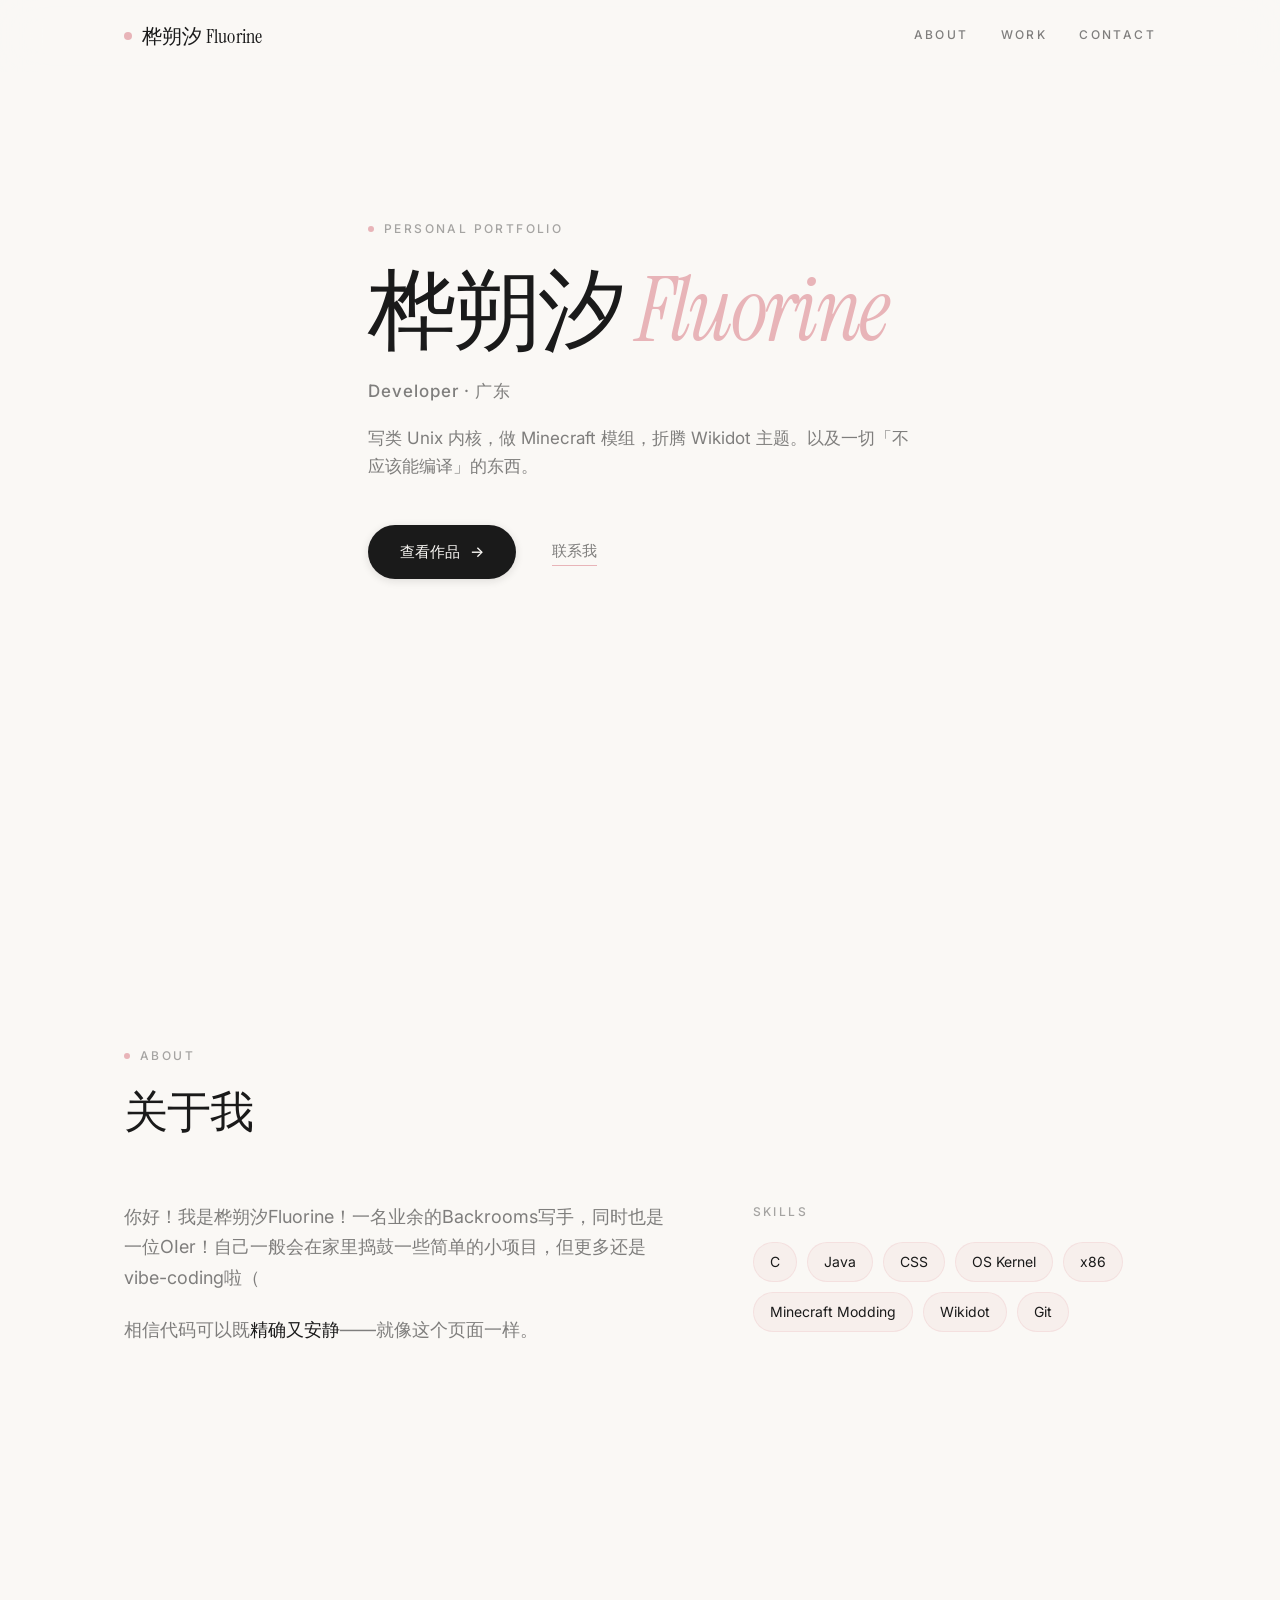
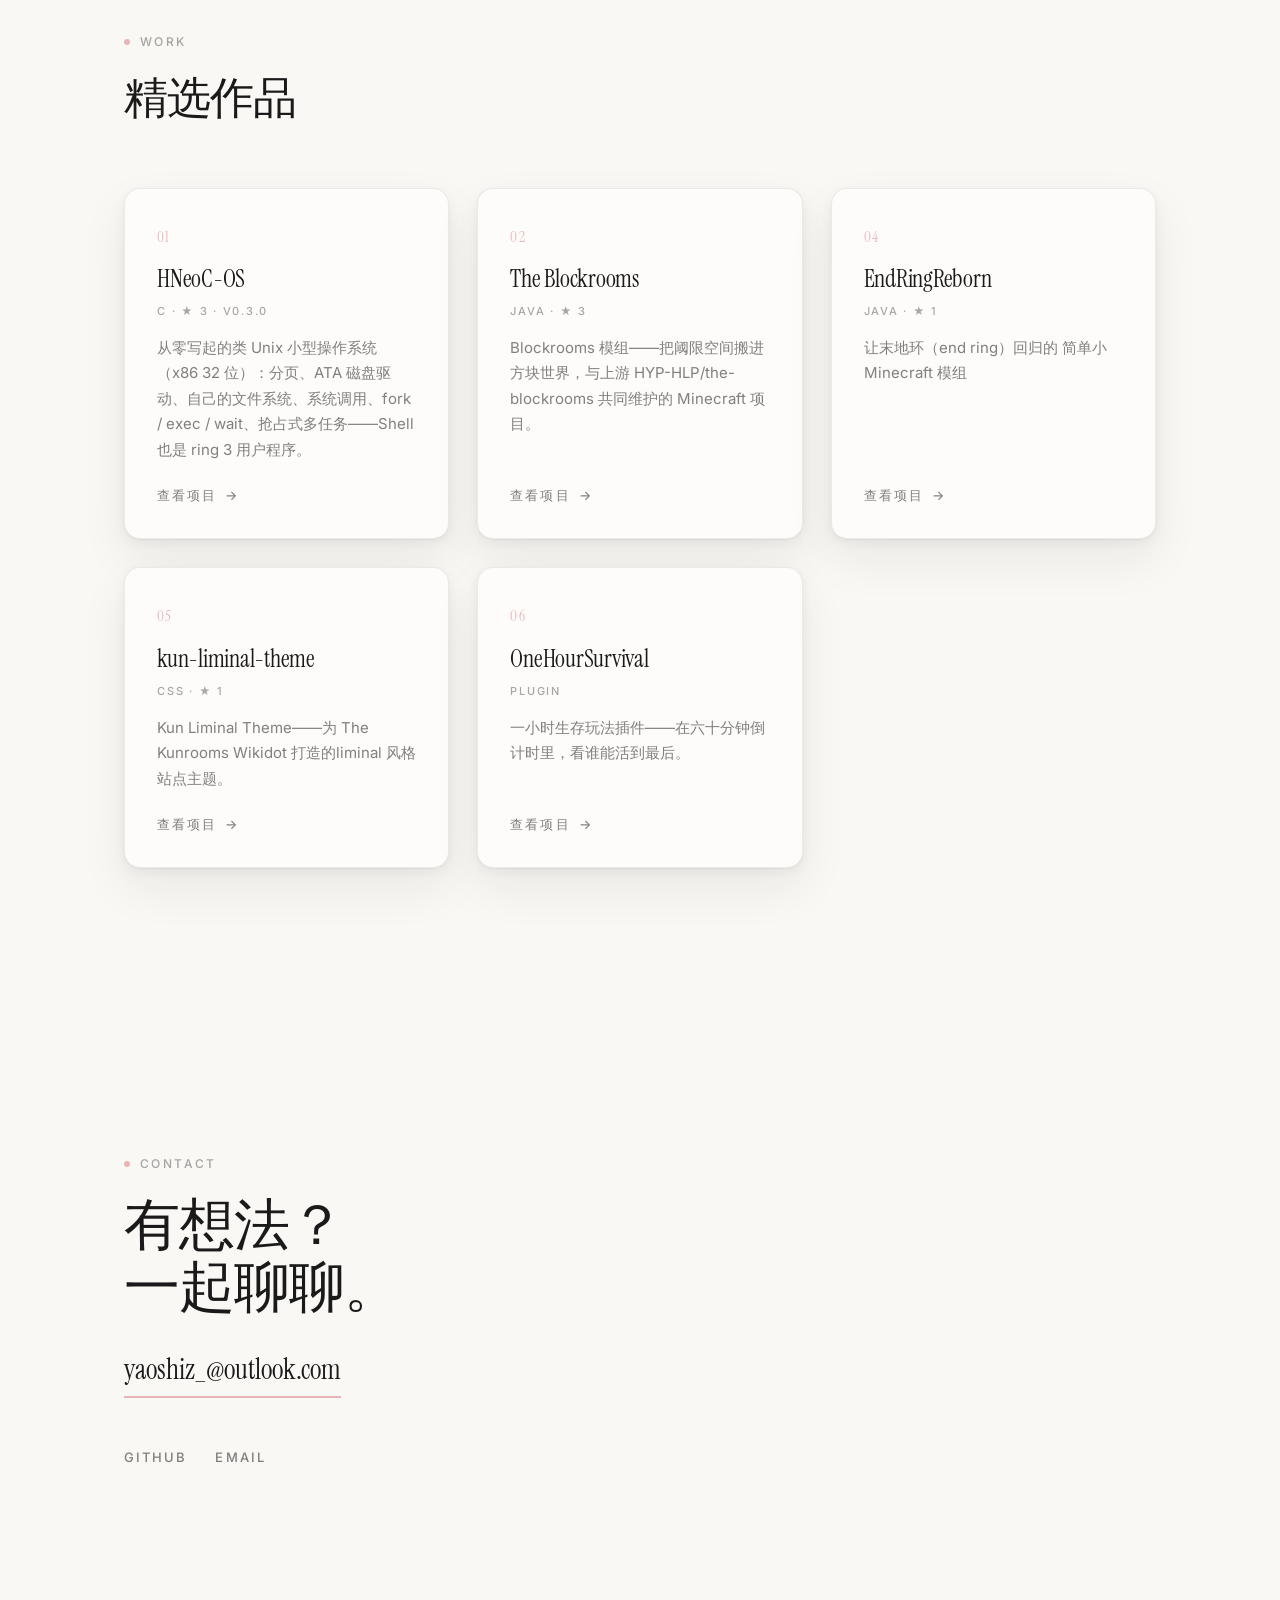
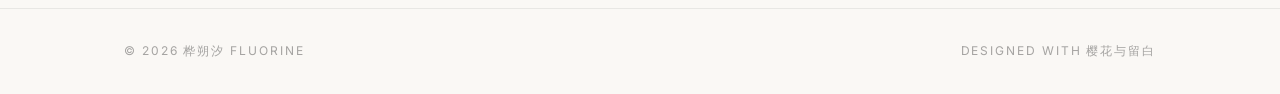
<file: index.html>
<!DOCTYPE html>
<html lang="zh-CN">
<head>
  <meta charset="UTF-8">
  <meta name="viewport" content="width=device-width, initial-scale=1.0">
  <title>桦朔汐 Fluorine · Developer</title>
  <meta name="description" content="桦朔汐 Fluorine 的个人网站——写内核、做模组、收集阈限空间。">
  <link rel="icon" href="data:image/svg+xml,%3Csvg xmlns='http://www.w3.org/2000/svg' viewBox='0 0 100 100'%3E%3Cpath d='M50 8 C75 25 88 55 50 92 C12 55 25 25 50 8 Z' fill='%23E8B4B8'/%3E%3C/svg%3E">
  <link rel="preconnect" href="https://fonts.googleapis.com">
  <link rel="preconnect" href="https://fonts.gstatic.com" crossorigin>
  <link href="https://fonts.googleapis.com/css2?family=Instrument+Serif:ital@0;1&family=Inter:wght@400;500&display=swap" rel="stylesheet">
  <style>
    /* ============ 设计变量（改配色只动这里） ============ */
    :root {
      --color-bg: #FAF8F5;            /* 页面基底：暖象牙白 */
      --color-surface: #FDFCFA;       /* 卡片表面 */
      --color-text: #1A1A1A;          /* 主文字：近黑 */
      --color-text-soft: rgba(26, 26, 26, 0.55);
      --color-text-faint: rgba(26, 26, 26, 0.38);
      --color-sakura: #E8B4B8;        /* 樱花点缀色：柔和粉 */
      --color-sakura-deep: #F2C4CE;
      --color-hairline: rgba(26, 26, 26, 0.08);

      --font-serif: "Instrument Serif", "Songti SC", "Noto Serif SC", Georgia, serif;
      --font-sans: "Inter", "PingFang SC", "Microsoft YaHei", -apple-system, BlinkMacSystemFont, "Segoe UI", sans-serif;

      --ease-out: cubic-bezier(0.16, 1, 0.3, 1);
      --nav-h: 72px;

      /* 多层精密阴影：近距实影 + 中距柔影 + 远距氛围影 */
      --shadow-card:
        0 1px 2px rgba(26, 26, 26, 0.04),
        0 4px 12px rgba(26, 26, 26, 0.05),
        0 20px 48px rgba(26, 26, 26, 0.07);
      --shadow-card-hover:
        0 2px 4px rgba(26, 26, 26, 0.05),
        0 8px 20px rgba(26, 26, 26, 0.07),
        0 28px 64px rgba(232, 180, 184, 0.28); /* 樱花粉色光晕 */
    }

    /* ============ 基础 ============ */
    *, *::before, *::after { box-sizing: border-box; margin: 0; padding: 0; }

    html {
      scroll-behavior: smooth;
      scroll-padding-top: calc(var(--nav-h) + 24px);
      -webkit-text-size-adjust: 100%;
    }

    body {
      background: var(--color-bg);
      color: var(--color-text);
      font-family: var(--font-sans);
      font-weight: 400;
      line-height: 1.7;
      -webkit-font-smoothing: antialiased;
      text-rendering: optimizeLegibility;
    }

    ::selection { background: rgba(232, 180, 184, 0.35); color: var(--color-text); }

    a { color: inherit; text-decoration: none; }
    img { max-width: 100%; display: block; }

    .container {
      max-width: 1080px;
      margin: 0 auto;
      padding: 0 24px;
    }

    /* 小型大写标签：导航与分类标记专用 */
    .label {
      font-size: 0.75rem;
      font-weight: 500;
      text-transform: uppercase;
      letter-spacing: 0.2em;
      color: var(--color-text-faint);
      display: inline-flex;
      align-items: center;
      gap: 10px;
    }
    .label::before {
      content: "";
      width: 6px;
      height: 6px;
      border-radius: 50%;
      background: var(--color-sakura);
      flex: none;
    }

    /* ============ 导航：玻璃拟物化 ============ */
    .site-nav {
      position: fixed;
      top: 0; left: 0; right: 0;
      z-index: 100;
      height: var(--nav-h);
      display: flex;
      align-items: center;
      background: rgba(250, 248, 245, 0.7);
      -webkit-backdrop-filter: blur(20px);
      backdrop-filter: blur(20px);
      border-bottom: 1px solid transparent;
      transition: border-color 0.4s var(--ease-out);
    }
    .site-nav.is-scrolled { border-bottom-color: var(--color-hairline); }

    .nav-inner {
      width: 100%;
      max-width: 1080px;
      margin: 0 auto;
      padding: 0 24px;
      display: flex;
      align-items: center;
      justify-content: space-between;
      gap: 24px;
    }

    .nav-logo {
      font-family: var(--font-serif);
      font-size: 1.25rem;
      letter-spacing: 0.01em;
      display: inline-flex;
      align-items: center;
      gap: 10px;
    }
    .nav-logo::before {
      content: "";
      width: 8px; height: 8px;
      border-radius: 50%;
      background: var(--color-sakura);
      flex: none;
    }

    .nav-links {
      display: flex;
      gap: 32px;
      list-style: none;
      font-size: 0.75rem;
      font-weight: 500;
      text-transform: uppercase;
      letter-spacing: 0.2em;
    }
    .nav-links a {
      color: var(--color-text-soft);
      position: relative;
      padding: 4px 0;
      transition: color 0.3s var(--ease-out);
    }
    .nav-links a::after {
      content: "";
      position: absolute;
      left: 0; bottom: 0;
      width: 100%; height: 1px;
      background: var(--color-sakura);
      transform: scaleX(0);
      transform-origin: left;
      transition: transform 0.4s var(--ease-out);
    }
    .nav-links a:hover { color: var(--color-text); }
    .nav-links a:hover::after { transform: scaleX(1); }

    /* ============ Hero ============ */
    .hero {
      position: relative;
      min-height: 100vh;
      display: flex;
      align-items: center;
      overflow: hidden;
      padding-top: var(--nav-h);
    }

    .hero-content { position: relative; z-index: 1; padding: 80px 0 120px; }

    .hero-title {
      font-family: var(--font-serif);
      font-weight: 400;
      font-size: clamp(3.25rem, 9vw, 5.5rem); /* text-5xl ~ text-7xl */
      line-height: 1.05;
      letter-spacing: -0.03em;
      margin: 24px 0 20px;
    }
    .hero-title em { font-style: italic; color: var(--color-sakura); }

    .hero-role {
      font-size: 1.0625rem;
      font-weight: 500;
      letter-spacing: 0.06em;
      color: var(--color-text-soft);
      margin-bottom: 18px;
    }

    .hero-intro {
      max-width: 34rem;
      font-size: 1.0625rem;
      color: var(--color-text-soft);
      margin-bottom: 44px;
    }

    .hero-cta { display: flex; align-items: center; gap: 36px; flex-wrap: wrap; }

    .btn-primary {
      display: inline-flex;
      align-items: center;
      gap: 10px;
      background: var(--color-text);
      color: var(--color-bg);
      font-size: 0.9375rem;
      font-weight: 500;
      padding: 14px 32px;
      border-radius: 999px;
      transition: transform 0.4s var(--ease-out), box-shadow 0.4s var(--ease-out);
      box-shadow: 0 2px 8px rgba(26, 26, 26, 0.12);
    }
    .btn-primary:hover {
      transform: translateY(-2px);
      box-shadow: 0 6px 20px rgba(26, 26, 26, 0.18);
    }
    .btn-primary .arrow { transition: transform 0.4s var(--ease-out); }
    .btn-primary:hover .arrow { transform: translateX(4px); }

    .btn-text {
      font-size: 0.9375rem;
      font-weight: 500;
      color: var(--color-text-soft);
      position: relative;
      padding-bottom: 2px;
      background: none;
      border: none;
      cursor: pointer;
      font-family: inherit;
      transition: color 0.3s var(--ease-out);
    }
    .btn-text::after {
      content: "";
      position: absolute;
      left: 0; bottom: 0;
      width: 100%; height: 1px;
      background: var(--color-sakura);
      transform: scaleX(1);
      transform-origin: right;
      transition: transform 0.4s var(--ease-out);
    }
    .btn-text:hover { color: var(--color-text); }
    .btn-text:hover::after { transform: scaleX(0); }

    /* ============ 樱花：三层视差 ============ */
    .sakura-field {
      position: absolute;
      inset: 0;
      overflow: hidden;
      pointer-events: none;
      z-index: 0;
    }
    .sakura-layer { position: absolute; inset: 0; will-change: transform; }
    .sakura-layer--far  { filter: blur(4px); }
    .sakura-layer--mid  { filter: blur(2px); }
    .sakura-layer--near { filter: blur(0); }

    .petal {
      position: absolute;
      top: -12vh;
      animation-name: petal-fall;
      animation-duration: var(--fall-duration, 15s);
      animation-delay: var(--fall-delay, 0s);
      animation-timing-function: linear;
      animation-iteration-count: infinite;
      will-change: transform, opacity;
    }
    .petal-shape {
      display: block;
      width: var(--petal-size, 10px);
      height: var(--petal-size, 10px);
      border-radius: 50% 0 50% 50%; /* 真实花瓣形状 */
      background: rgba(242, 196, 206, var(--petal-opacity, 0.5));
      animation-name: petal-sway;
      animation-duration: var(--sway-duration, 3.5s);
      animation-timing-function: cubic-bezier(0.45, 0, 0.55, 1);
      animation-iteration-count: infinite;
      animation-direction: alternate;
    }

    @keyframes petal-fall {
      0%   { transform: translate3d(0, 0, 0) rotate(0deg); opacity: 0; }
      6%   { opacity: 1; }
      94%  { opacity: 1; }
      100% { transform: translate3d(0, 125vh, 0) rotate(600deg); opacity: 0; }
    }
    @keyframes petal-sway {
      from { transform: translate3d(calc(var(--sway-x, 24px) * -1), 0, 0); }
      to   { transform: translate3d(var(--sway-x, 24px), 0, 0); }
    }

    /* ============ 通用区块 ============ */
    section { padding: 140px 0; } /* 区块间距 ≥ 120px */

    .section-head { margin-bottom: 64px; }
    .section-title {
      font-family: var(--font-serif);
      font-weight: 400;
      font-size: clamp(2rem, 4.5vw, 2.75rem);
      line-height: 1.15;
      letter-spacing: -0.02em;
      margin-top: 20px;
    }

    /* ============ 关于我 ============ */
    .about-grid {
      display: grid;
      grid-template-columns: 1.4fr 1fr;
      gap: 64px;
      align-items: start;
    }
    .about-text p {
      font-size: 1.125rem;
      color: var(--color-text-soft);
      max-width: 34rem;
    }
    .about-text p + p { margin-top: 1.2em; }
    .about-text strong { color: var(--color-text); font-weight: 500; }

    .skills-title {
      font-size: 0.75rem;
      font-weight: 500;
      text-transform: uppercase;
      letter-spacing: 0.2em;
      color: var(--color-text-faint);
      margin-bottom: 20px;
    }
    .skill-tags { display: flex; flex-wrap: wrap; gap: 10px; list-style: none; }
    .skill-tags li {
      font-size: 0.875rem;
      padding: 7px 16px;
      border-radius: 999px;
      background: rgba(232, 180, 184, 0.14); /* 半透明色块，非纯色填充 */
      border: 1px solid rgba(232, 180, 184, 0.25);
      color: var(--color-text);
    }

    /* ============ 作品 / 项目 ============ */
    .work-grid {
      display: grid;
      grid-template-columns: repeat(auto-fit, minmax(280px, 1fr));
      gap: 28px;
    }
    .card {
      background: var(--color-surface);
      border: 1px solid var(--color-hairline);
      border-radius: 16px;
      padding: 36px 32px 32px;
      box-shadow: var(--shadow-card);
      transition: transform 0.5s var(--ease-out), box-shadow 0.5s var(--ease-out);
      display: flex;
      flex-direction: column;
      gap: 14px;
    }
    .card:hover {
      transform: translateY(-6px); /* hover 轻微上浮 */
      box-shadow: var(--shadow-card-hover);
    }
    .card-index {
      font-family: var(--font-serif);
      font-size: 0.9375rem;
      color: var(--color-sakura);
      letter-spacing: 0.08em;
    }
    .card-meta {
      font-size: 0.6875rem;
      font-weight: 500;
      text-transform: uppercase;
      letter-spacing: 0.16em;
      color: var(--color-text-faint);
      margin-top: -6px;
    }
    .card-title {
      font-family: var(--font-serif);
      font-weight: 400;
      font-size: 1.5rem;
      letter-spacing: -0.01em;
      line-height: 1.25;
    }
    .card-desc {
      font-size: 0.9375rem;
      color: var(--color-text-soft);
      flex: 1;
    }
    .card-link {
      font-size: 0.8125rem;
      font-weight: 500;
      text-transform: uppercase;
      letter-spacing: 0.16em;
      color: var(--color-text-soft);
      display: inline-flex;
      align-items: center;
      gap: 8px;
      margin-top: 8px;
      transition: color 0.3s var(--ease-out);
    }
    .card-link .arrow { transition: transform 0.4s var(--ease-out); }
    .card:hover .card-link { color: var(--color-text); }
    .card:hover .card-link .arrow { transform: translateX(4px); }

    /* ============ 联系方式 ============ */
    .contact { text-align: left; }
    .contact-title {
      font-family: var(--font-serif);
      font-weight: 400;
      font-size: clamp(2.25rem, 5.5vw, 3.5rem);
      line-height: 1.1;
      letter-spacing: -0.02em;
      margin: 20px 0 28px;
      max-width: 18em;
    }
    .contact-email {
      font-family: var(--font-serif);
      font-size: clamp(1.25rem, 3vw, 1.75rem);
      display: inline-block;
      position: relative;
      padding-bottom: 4px;
      margin-bottom: 48px;
    }
    .contact-email::after {
      content: "";
      position: absolute;
      left: 0; bottom: 0;
      width: 100%; height: 2px;
      background: var(--color-sakura);
      transform: scaleX(1);
      transform-origin: left;
      transition: transform 0.5s var(--ease-out);
    }
    .contact-email:hover::after { transform: scaleX(0); }

    .social-links {
      display: flex;
      gap: 28px;
      list-style: none;
      font-size: 0.8125rem;
      font-weight: 500;
      text-transform: uppercase;
      letter-spacing: 0.16em;
    }
    .social-links a {
      color: var(--color-text-soft);
      transition: color 0.3s var(--ease-out);
    }
    .social-links a:hover { color: var(--color-text); }

    /* ============ 页脚 ============ */
    .site-footer {
      border-top: 1px solid var(--color-hairline);
      padding: 32px 0;
    }
    .footer-inner {
      display: flex;
      justify-content: space-between;
      align-items: center;
      gap: 16px;
      flex-wrap: wrap;
      font-size: 0.75rem;
      text-transform: uppercase;
      letter-spacing: 0.16em;
      color: var(--color-text-faint);
    }

    /* ============ 进场动效：staggered fade-in + Y 位移 ============ */
    .reveal {
      opacity: 0;
      transform: translateY(20px);
      transition:
        opacity 0.6s var(--ease-out),
        transform 0.6s var(--ease-out);
      transition-delay: var(--reveal-delay, 0s);
    }
    .reveal.is-visible { opacity: 1; transform: translateY(0); }

    /* ============ 响应式：移动端优先适配 ============ */
    @media (max-width: 860px) {
      .about-grid { grid-template-columns: 1fr; gap: 48px; }
    }
    @media (max-width: 560px) {
      section { padding: 110px 0; }
      .nav-links { gap: 20px; letter-spacing: 0.12em; }
      .nav-logo { font-size: 1.05rem; }
      .hero-cta { gap: 24px; }
      .footer-inner { justify-content: center; }
    }

    /* ============ 减少动态偏好 ============ */
    @media (prefers-reduced-motion: reduce) {
      html { scroll-behavior: auto; }
      .reveal { opacity: 1; transform: none; transition: none; }
      .petal, .petal-shape { animation: none; }
    }
  </style>
</head>
<body>

  <!-- 顶部导航：玻璃拟物化固定导航 -->
  <header class="site-nav">
    <nav class="nav-inner" aria-label="主导航">
      <!-- 【修改这里】左侧文字标识 -->
      <a class="nav-logo" href="#top">桦朔汐 Fluorine</a>
      <ul class="nav-links">
        <li><a href="#about">About</a></li>
        <li><a href="#work">Work</a></li>
        <li><a href="#contact">Contact</a></li>
      </ul>
    </nav>
  </header>

  <main id="top">

    <!-- Hero 区：巨大标题 + 一句话介绍 + 双 CTA -->
    <section class="hero">
      <!-- 樱花层由 JS 动态生成，密度 ≤ 20 片，三层视差 -->
      <div class="sakura-field" aria-hidden="true"></div>

      <div class="container hero-content">
        <span class="label reveal" style="--reveal-delay: 0s">Personal Portfolio</span>
        <!-- 【修改这里】姓名 / 头衔 / 一句话介绍 -->
        <h1 class="hero-title reveal" style="--reveal-delay: 0.08s">桦朔汐 <em>Fluorine</em></h1>
        <p class="hero-role reveal" style="--reveal-delay: 0.16s">Developer · 广东</p>
        <p class="hero-intro reveal" style="--reveal-delay: 0.24s">
          写类 Unix 内核，做 Minecraft 模组，折腾 Wikidot 主题。以及一切「不应该能编译」的东西。
        </p>
        <div class="hero-cta reveal" style="--reveal-delay: 0.32s">
          <a class="btn-primary" href="#work">查看作品 <span class="arrow">→</span></a>
          <a class="btn-text" href="#contact">联系我</a>
        </div>
      </div>
    </section>

    <!-- 关于我 -->
    <section id="about" aria-label="关于我">
      <div class="container">
        <div class="section-head">
          <span class="label reveal">About</span>
          <h2 class="section-title reveal" style="--reveal-delay: 0.08s">关于我</h2>
        </div>
        <div class="about-grid">
          <div class="about-text">
            <!-- 【修改这里】个人介绍，可增删段落 -->
            <p class="reveal">
              你好！我是桦朔汐Fluorine！一名业余的Backrooms写手，同时也是一位OIer！自己一般会在家里捣鼓一些简单的小项目，但更多还是vibe-coding啦（
            </p>
            <p class="reveal" style="--reveal-delay: 0.1s">
              相信代码可以既<strong>精确又安静</strong>——就像这个页面一样。
            </p>
          </div>
          <div class="reveal" style="--reveal-delay: 0.16s">
            <p class="skills-title">Skills</p>
            <!-- 【修改这里】技能标签 -->
            <ul class="skill-tags">
              <li>C</li>
              <li>Java</li>
              <li>CSS</li>
              <li>OS Kernel</li>
              <li>x86</li>
              <li>Minecraft Modding</li>
              <li>Wikidot</li>
              <li>Git</li>
            </ul>
          </div>
        </div>
      </div>
    </section>

    <!-- 作品 / 项目 -->
    <section id="work" aria-label="作品">
      <div class="container">
        <div class="section-head">
          <span class="label reveal">Work</span>
          <h2 class="section-title reveal" style="--reveal-delay: 0.08s">精选作品</h2>
        </div>
        <div class="work-grid">
          <!-- 【修改这里】复制/删除卡片即可增减项目；链接换成真实地址 -->
          <article class="card reveal">
            <span class="card-index">01</span>
            <h3 class="card-title">HNeoC-OS</h3>
            <p class="card-meta">C · ★ 3 · v0.3.0</p>
            <p class="card-desc">从零写起的类 Unix 小型操作系统（x86 32 位）：分页、ATA 磁盘驱动、自己的文件系统、系统调用、fork / exec / wait、抢占式多任务——Shell 也是 ring 3 用户程序。</p>
            <a class="card-link" href="https://github.com/Livy-C/HNeoC-OS" target="_blank" rel="noopener">查看项目 <span class="arrow">→</span></a>
          </article>
          <article class="card reveal" style="--reveal-delay: 0.1s">
            <span class="card-index">02</span>
            <h3 class="card-title">The Blockrooms</h3>
            <p class="card-meta">Java · ★ 3</p>
            <p class="card-desc">Blockrooms 模组——把阈限空间搬进方块世界，与上游 HYP-HLP/the-blockrooms 共同维护的 Minecraft 项目。</p>
            <a class="card-link" href="https://github.com/Livy-C/the-blockrooms" target="_blank" rel="noopener">查看项目 <span class="arrow">→</span></a>
          </article>
          <article class="card reveal">
            <span class="card-index">04</span>
            <h3 class="card-title">EndRingReborn</h3>
            <p class="card-meta">Java · ★ 1</p>
            <p class="card-desc">让末地环（end ring）回归的 简单小Minecraft 模组</p>
            <a class="card-link" href="https://github.com/Livy-C/EndRingReborn" target="_blank" rel="noopener">查看项目 <span class="arrow">→</span></a>
          </article>
          <article class="card reveal" style="--reveal-delay: 0.1s">
            <span class="card-index">05</span>
            <h3 class="card-title">kun-liminal-theme</h3>
            <p class="card-meta">CSS · ★ 1</p>
            <p class="card-desc">Kun Liminal Theme——为 The Kunrooms Wikidot 打造的liminal 风格站点主题。</p>
            <a class="card-link" href="https://github.com/Livy-C/kun-liminal-theme" target="_blank" rel="noopener">查看项目 <span class="arrow">→</span></a>
          </article>
          <article class="card reveal" style="--reveal-delay: 0.2s">
            <span class="card-index">06</span>
            <h3 class="card-title">OneHourSurvival</h3>
            <p class="card-meta">Plugin</p>
            <p class="card-desc">一小时生存玩法插件——在六十分钟倒计时里，看谁能活到最后。</p>
            <a class="card-link" href="https://github.com/Livy-C/OneHourSurvival" target="_blank" rel="noopener">查看项目 <span class="arrow">→</span></a>
          </article>
        </div>
      </div>
    </section>

    <!-- 联系方式 -->
    <section id="contact" aria-label="联系方式">
      <div class="container contact">
        <span class="label reveal">Contact</span>
        <h2 class="contact-title reveal" style="--reveal-delay: 0.08s">有想法？<br>一起聊聊。</h2>
        <!-- 【修改这里】邮箱与社交链接 -->
        <a class="contact-email reveal" style="--reveal-delay: 0.16s" href="mailto:yaoshiz_@outlook.com">yaoshiz_@outlook.com</a>
        <ul class="social-links reveal" style="--reveal-delay: 0.24s">
          <li><a href="https://github.com/Livy-C" target="_blank" rel="noopener">GitHub</a></li>
          <li><a href="mailto:yaoshiz_@outlook.com">Email</a></li>
        </ul>
      </div>
    </section>

  </main>

  <footer class="site-footer">
    <div class="container footer-inner">
      <span>© <span id="year"></span> 桦朔汐 Fluorine</span>
      <span>Designed with 樱花与留白</span>
    </div>
  </footer>

  <script>
    (function () {
      "use strict";

      var reduceMotion = window.matchMedia("(prefers-reduced-motion: reduce)").matches;

      /* ============ 樱花花瓣生成（总数 ≤ 20，三层视差） ============ */
      var field = document.querySelector(".sakura-field");
      var layerEls = [];

      if (field && !reduceMotion) {
        var rand = function (min, max) { return Math.random() * (max - min) + min; };

        var layers = [
          { cls: "sakura-layer--far",  count: 8, size: [6, 9],   opacity: [0.35, 0.45], fall: [16, 24], speed: 0.10 },
          { cls: "sakura-layer--mid",  count: 6, size: [9, 12],  opacity: [0.45, 0.55], fall: [13, 19], speed: 0.18 },
          { cls: "sakura-layer--near", count: 4, size: [12, 16], opacity: [0.55, 0.60], fall: [10, 15], speed: 0.28 }
        ];

        layers.forEach(function (cfg) {
          var layer = document.createElement("div");
          layer.className = "sakura-layer " + cfg.cls;

          for (var i = 0; i < cfg.count; i++) {
            var petal = document.createElement("span");
            petal.className = "petal";
            petal.style.left = rand(0, 100).toFixed(2) + "vw";
            petal.style.setProperty("--petal-size", rand(cfg.size[0], cfg.size[1]).toFixed(1) + "px");
            petal.style.setProperty("--petal-opacity", rand(cfg.opacity[0], cfg.opacity[1]).toFixed(2));
            petal.style.setProperty("--fall-duration", rand(cfg.fall[0], cfg.fall[1]).toFixed(1) + "s");
            petal.style.setProperty("--fall-delay", (-rand(0, cfg.fall[1])).toFixed(1) + "s"); /* 负延迟：载入即在中途 */
            petal.style.setProperty("--sway-duration", rand(2.5, 4.5).toFixed(1) + "s");
            petal.style.setProperty("--sway-x", rand(14, 42).toFixed(0) + "px");

            var shape = document.createElement("span");
            shape.className = "petal-shape";
            petal.appendChild(shape);
            layer.appendChild(petal);
          }

          field.appendChild(layer);
          layerEls.push({ el: layer, speed: cfg.speed });
        });
      }

      /* ============ 滚动视差：三层不同速度 ============ */
      var ticking = false;
      function parallax() {
        var y = window.scrollY || window.pageYOffset || 0;
        for (var i = 0; i < layerEls.length; i++) {
          layerEls[i].el.style.transform =
            "translate3d(0," + (y * layerEls[i].speed).toFixed(1) + "px,0)";
        }
        ticking = false;
      }
      window.addEventListener("scroll", function () {
        if (!ticking) {
          requestAnimationFrame(parallax);
          ticking = true;
        }
      }, { passive: true });
      parallax();

      /* ============ 进场动效：IntersectionObserver + stagger ============ */
      var revealEls = Array.prototype.slice.call(document.querySelectorAll(".reveal"));

      function showAll() {
        revealEls.forEach(function (el) { el.classList.add("is-visible"); });
      }

      if (reduceMotion || !("IntersectionObserver" in window)) {
        showAll();
      } else {
        var io = new IntersectionObserver(function (entries) {
          entries.forEach(function (entry) {
            if (entry.isIntersecting) {
              entry.target.classList.add("is-visible");
              io.unobserve(entry.target);
            }
          });
        }, { threshold: 0.12, rootMargin: "0px 0px -8% 0px" });

        revealEls.forEach(function (el) { io.observe(el); });

        /* Hero 首屏元素载入即播放 */
        window.addEventListener("load", function () {
          document.querySelectorAll(".hero .reveal").forEach(function (el) {
            el.classList.add("is-visible");
          });
        });
      }

      /* ============ 导航滚动态 ============ */
      var nav = document.querySelector(".site-nav");
      function navScroll() {
        nav.classList.toggle("is-scrolled", (window.scrollY || 0) > 24);
      }
      window.addEventListener("scroll", navScroll, { passive: true });
      navScroll();

      /* 页脚年份 */
      document.getElementById("year").textContent = new Date().getFullYear();
    })();
  </script>
</body>
</html>
</file>
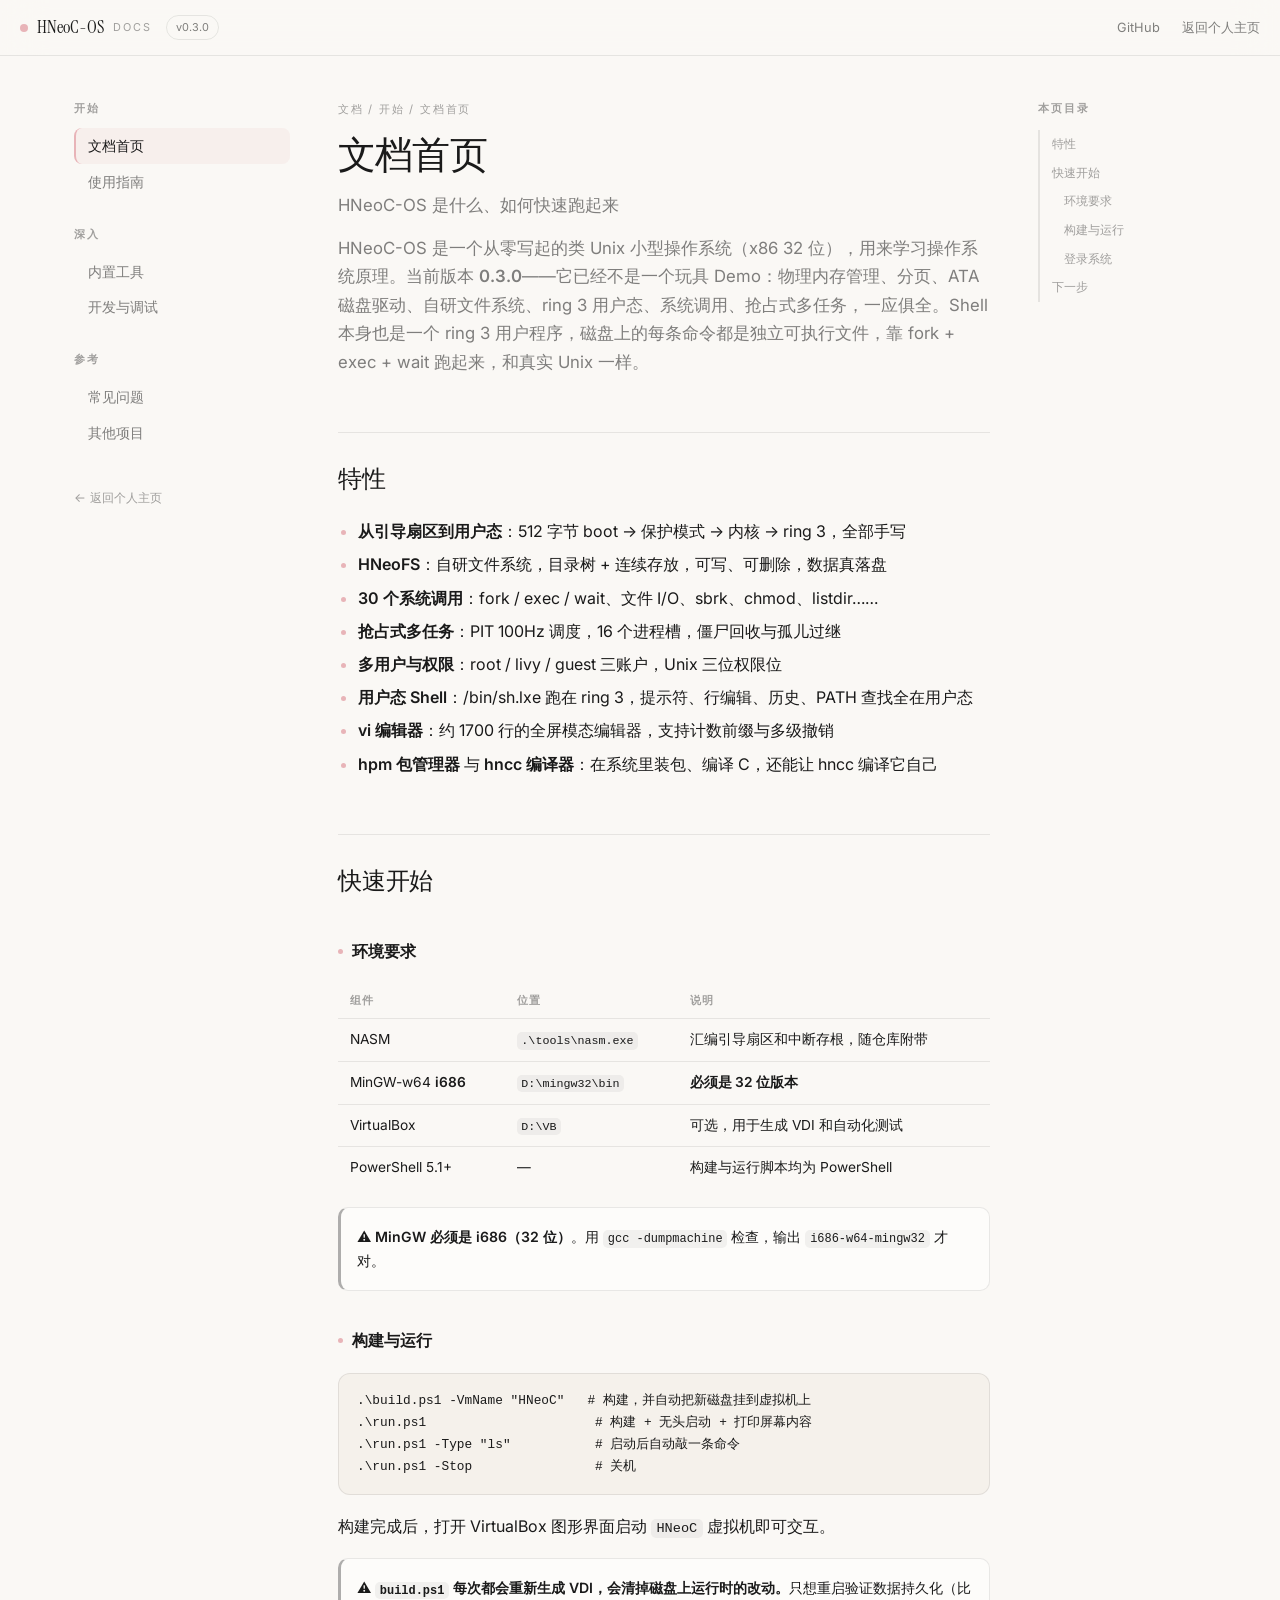
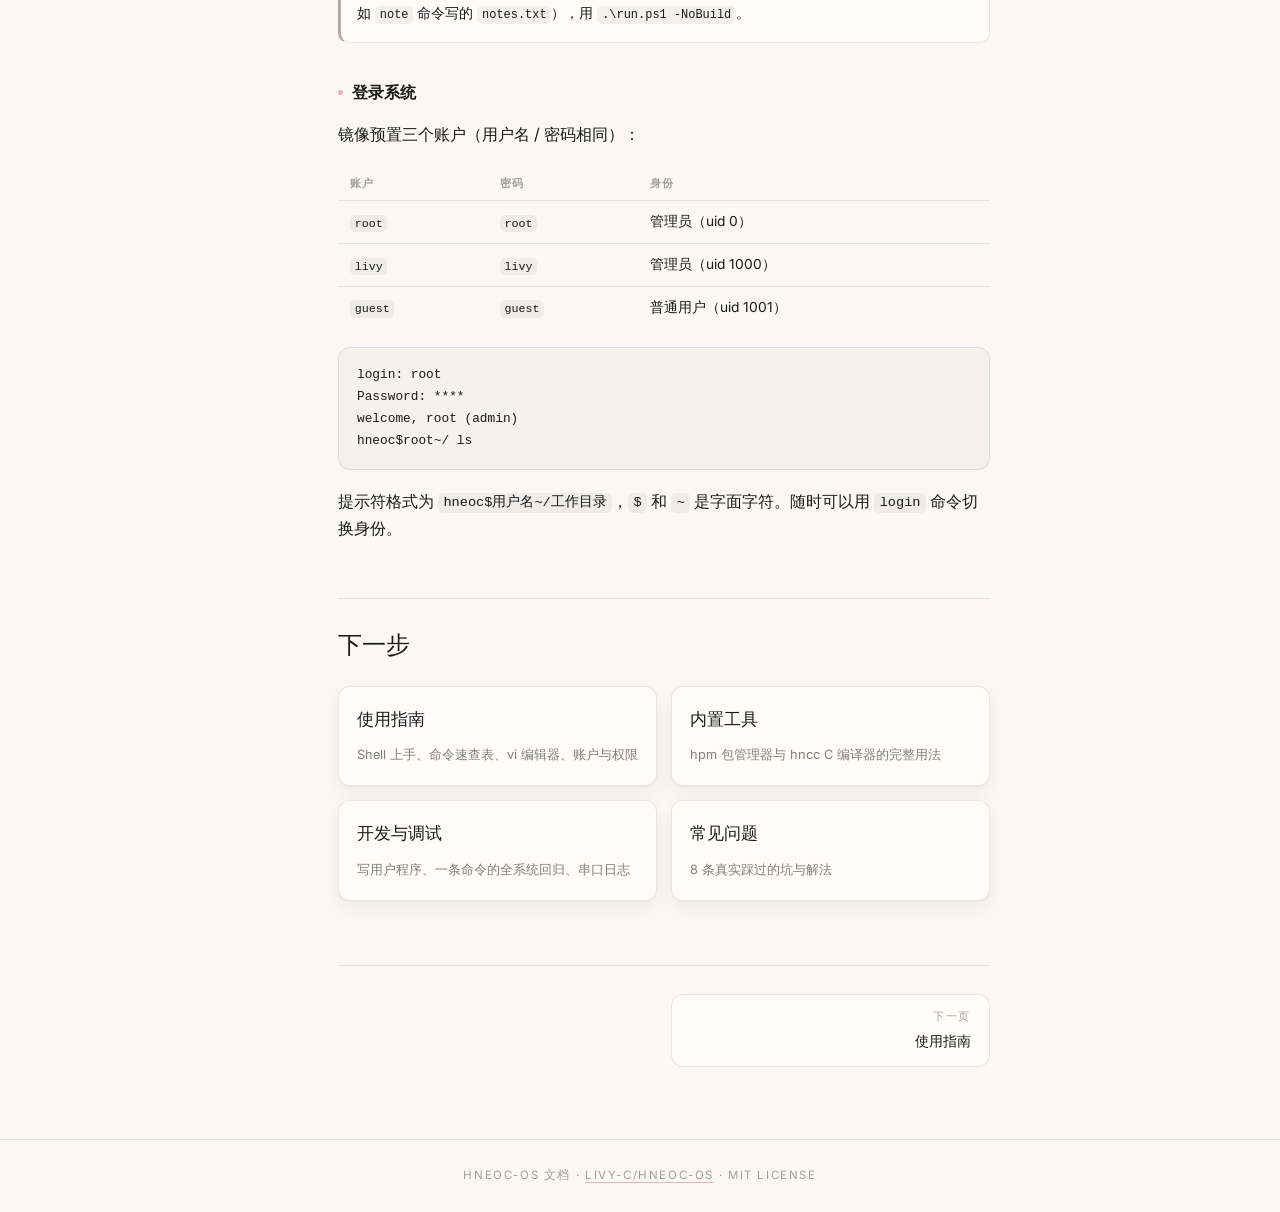
<file: hneoc-os/index.html>
<!DOCTYPE html>
<html lang="zh-CN">
<head>
  <meta charset="UTF-8">
  <meta name="viewport" content="width=device-width, initial-scale=1.0">
  <title>文档首页 · HNeoC-OS 文档</title>
  <meta name="description" content="HNeoC-OS 是什么、如何快速跑起来">
  <link rel="icon" href="data:image/svg+xml,%3Csvg xmlns='http://www.w3.org/2000/svg' viewBox='0 0 100 100'%3E%3Cpath d='M50 8 C75 25 88 55 50 92 C12 55 25 25 50 8 Z' fill='%23E8B4B8'/%3E%3C/svg%3E">
  <link rel="preconnect" href="https://fonts.googleapis.com">
  <link rel="preconnect" href="https://fonts.gstatic.com" crossorigin>
  <link href="https://fonts.googleapis.com/css2?family=Instrument+Serif:ital@0;1&family=Inter:wght@400;500;600&display=swap" rel="stylesheet">
  <link rel="stylesheet" href="assets/doc.css">
</head>
<body>
  <header class="topbar">
    <button class="menu-btn" aria-label="打开目录">☰</button>
    <a class="brand" href="index.html">HNeoC-OS <em>Docs</em></a>
    <span class="version">v0.3.0</span>
    <nav class="topnav">
      <a href="https://github.com/Livy-C/HNeoC-OS" target="_blank" rel="noopener">GitHub</a>
      <a href="../">返回个人主页</a>
    </nav>
  </header>
  <div class="layout">
    <aside class="sidebar">
      <div class="side-group">
        <p class="side-title">开始</p>
        <a class="side-link active" href="index.html">文档首页</a>
        <a class="side-link" href="guide.html">使用指南</a>
      </div>
      <div class="side-group">
        <p class="side-title">深入</p>
        <a class="side-link" href="tools.html">内置工具</a>
        <a class="side-link" href="develop.html">开发与调试</a>
      </div>
      <div class="side-group">
        <p class="side-title">参考</p>
        <a class="side-link" href="faq.html">常见问题</a>
        <a class="side-link" href="projects.html">其他项目</a>
      </div>
      <a class="back-link" href="../">← 返回个人主页</a>
    </aside>
    <main class="content">
      <div class="breadcrumb"><a href="index.html">文档</a> / 开始 / 文档首页</div>
      <article>
        <h1>文档首页</h1>
        <p class="lead">HNeoC-OS 是什么、如何快速跑起来</p>
<p class="lead">HNeoC-OS 是一个从零写起的类 Unix 小型操作系统（x86 32 位），用来学习操作系统原理。当前版本 <strong>0.3.0</strong>——它已经不是一个玩具 Demo：物理内存管理、分页、ATA 磁盘驱动、自研文件系统、ring 3 用户态、系统调用、抢占式多任务，一应俱全。Shell 本身也是一个 ring 3 用户程序，磁盘上的每条命令都是独立可执行文件，靠 fork + exec + wait 跑起来，和真实 Unix 一样。</p>

<h2 id="features">特性</h2>
<ul class="feature-list">
  <li><strong>从引导扇区到用户态</strong>：512 字节 boot → 保护模式 → 内核 → ring 3，全部手写</li>
  <li><strong>HNeoFS</strong>：自研文件系统，目录树 + 连续存放，可写、可删除，数据真落盘</li>
  <li><strong>30 个系统调用</strong>：fork / exec / wait、文件 I/O、sbrk、chmod、listdir……</li>
  <li><strong>抢占式多任务</strong>：PIT 100Hz 调度，16 个进程槽，僵尸回收与孤儿过继</li>
  <li><strong>多用户与权限</strong>：root / livy / guest 三账户，Unix 三位权限位</li>
  <li><strong>用户态 Shell</strong>：/bin/sh.lxe 跑在 ring 3，提示符、行编辑、历史、PATH 查找全在用户态</li>
  <li><strong>vi 编辑器</strong>：约 1700 行的全屏模态编辑器，支持计数前缀与多级撤销</li>
  <li><strong>hpm 包管理器</strong> 与 <strong>hncc 编译器</strong>：在系统里装包、编译 C，还能让 hncc 编译它自己</li>
</ul>

<h2 id="quickstart">快速开始</h2>

<h3 id="requirements">环境要求</h3>
<table>
  <thead><tr><th>组件</th><th>位置</th><th>说明</th></tr></thead>
  <tbody>
    <tr><td>NASM</td><td><code>.\tools\nasm.exe</code></td><td>汇编引导扇区和中断存根，随仓库附带</td></tr>
    <tr><td>MinGW-w64 <strong>i686</strong></td><td><code>D:\mingw32\bin</code></td><td><strong>必须是 32 位版本</strong></td></tr>
    <tr><td>VirtualBox</td><td><code>D:\VB</code></td><td>可选，用于生成 VDI 和自动化测试</td></tr>
    <tr><td>PowerShell 5.1+</td><td>—</td><td>构建与运行脚本均为 PowerShell</td></tr>
  </tbody>
</table>
<div class="callout warn">
  <p>⚠️ <strong>MinGW 必须是 i686（32 位）</strong>。用 <code>gcc -dumpmachine</code> 检查，输出 <code>i686-w64-mingw32</code> 才对。</p>
</div>

<h3 id="build">构建与运行</h3>
<pre><code>.\build.ps1 -VmName "HNeoC"   # 构建，并自动把新磁盘挂到虚拟机上
.\run.ps1                      # 构建 + 无头启动 + 打印屏幕内容
.\run.ps1 -Type "ls"           # 启动后自动敲一条命令
.\run.ps1 -Stop                # 关机</code></pre>
<p>构建完成后，打开 VirtualBox 图形界面启动 <code>HNeoC</code> 虚拟机即可交互。</p>
<div class="callout warn">
  <p>⚠️ <strong><code>build.ps1</code> 每次都会重新生成 VDI，会清掉磁盘上运行时的改动。</strong>只想重启验证数据持久化（比如 <code>note</code> 命令写的 <code>notes.txt</code>），用 <code>.\run.ps1 -NoBuild</code>。</p>
</div>

<h3 id="login">登录系统</h3>
<p>镜像预置三个账户（用户名 / 密码相同）：</p>
<table>
  <thead><tr><th>账户</th><th>密码</th><th>身份</th></tr></thead>
  <tbody>
    <tr><td><code>root</code></td><td><code>root</code></td><td>管理员（uid 0）</td></tr>
    <tr><td><code>livy</code></td><td><code>livy</code></td><td>管理员（uid 1000）</td></tr>
    <tr><td><code>guest</code></td><td><code>guest</code></td><td>普通用户（uid 1001）</td></tr>
  </tbody>
</table>
<pre><code>login: root
Password: ****
welcome, root (admin)
hneoc$root~/ ls</code></pre>
<p>提示符格式为 <code>hneoc$用户名~/工作目录</code>，<code>$</code> 和 <code>~</code> 是字面字符。随时可以用 <code>login</code> 命令切换身份。</p>

<h2 id="next">下一步</h2>
<div class="card-grid">
  <a class="doc-card" href="guide.html"><strong>使用指南</strong><span>Shell 上手、命令速查表、vi 编辑器、账户与权限</span></a>
  <a class="doc-card" href="tools.html"><strong>内置工具</strong><span>hpm 包管理器与 hncc C 编译器的完整用法</span></a>
  <a class="doc-card" href="develop.html"><strong>开发与调试</strong><span>写用户程序、一条命令的全系统回归、串口日志</span></a>
  <a class="doc-card" href="faq.html"><strong>常见问题</strong><span>8 条真实踩过的坑与解法</span></a>
</div>
      </article>
      <nav class="pager"><a class="prev" href="index.html" style="visibility:hidden"><small>上一页</small>—</a><a class="next" href="guide.html"><small>下一页</small>使用指南</a></nav>
    </main>
    <aside class="toc">
      <p class="toc-title">本页目录</p>
      <nav id="toc"></nav>
    </aside>
  </div>
  <footer class="site-footer">
    <p>HNeoC-OS 文档 · <a href="https://github.com/Livy-C/HNeoC-OS" target="_blank" rel="noopener">Livy-C/HNeoC-OS</a> · MIT License</p>
  </footer>
  <script src="assets/doc.js"></script>
</body>
</html>
</file>
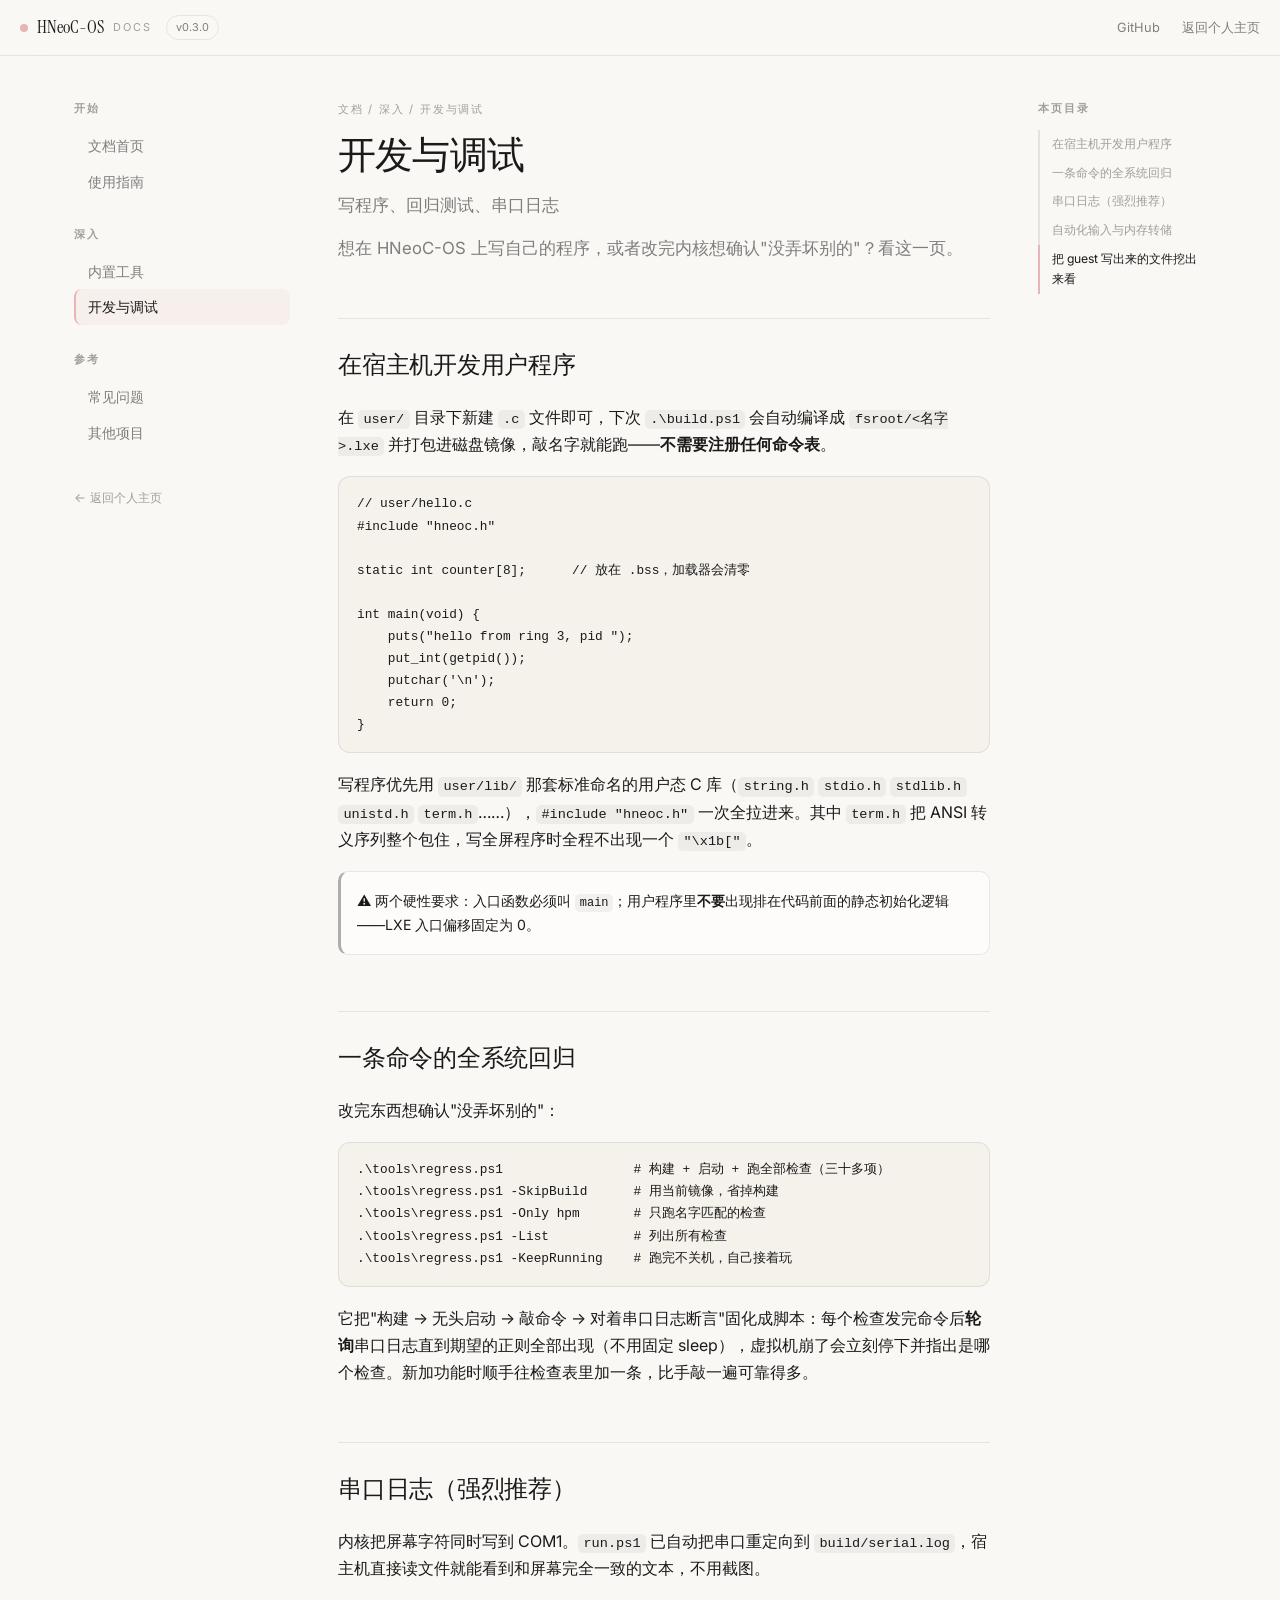
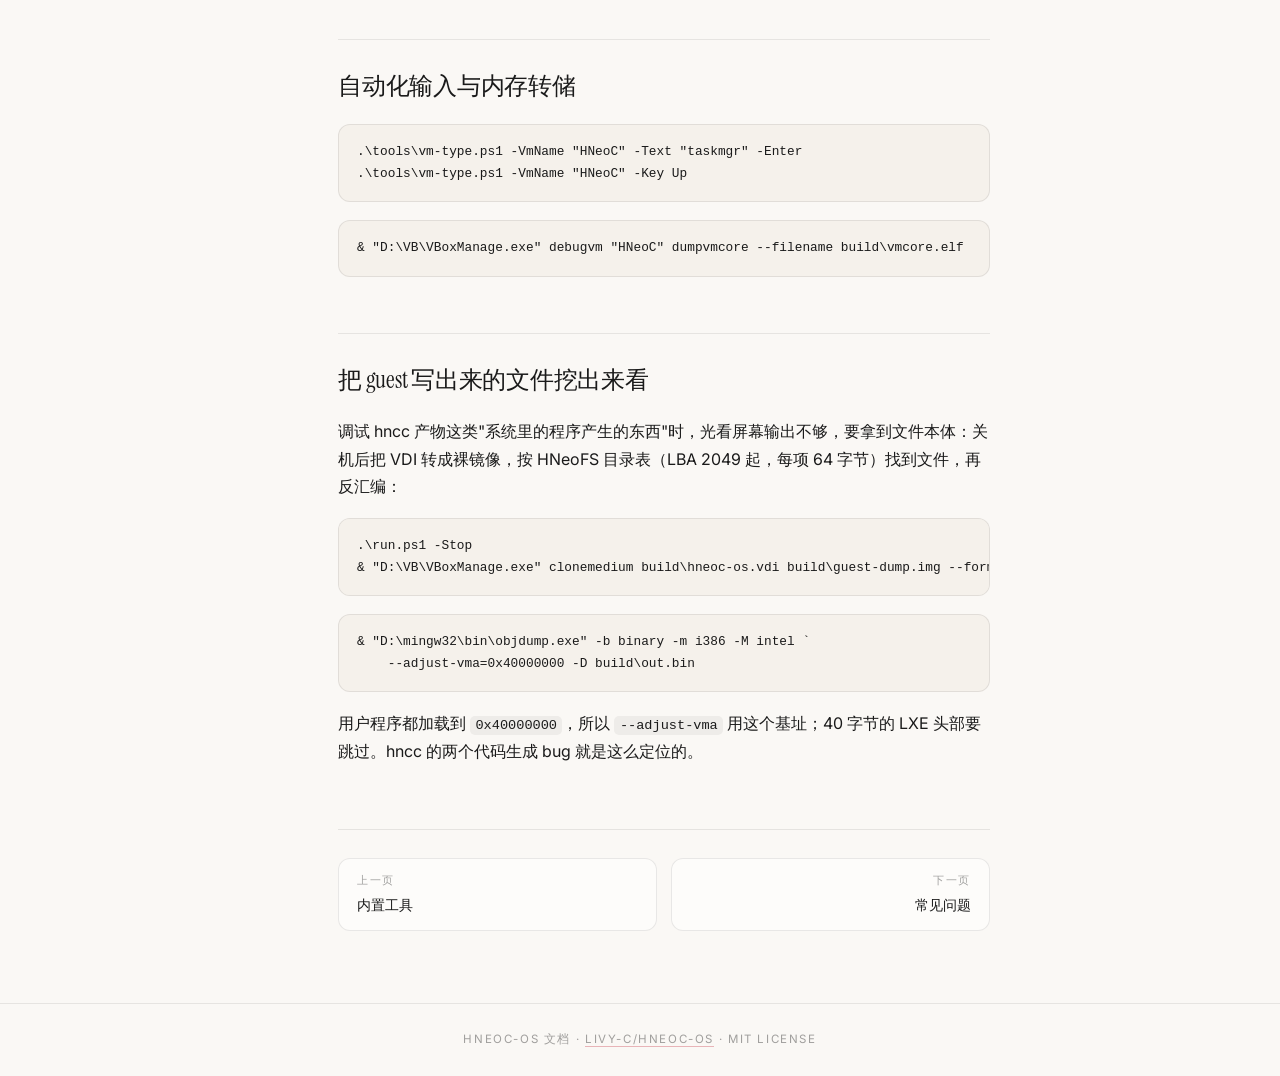
<file: hneoc-os/develop.html>
<!DOCTYPE html>
<html lang="zh-CN">
<head>
  <meta charset="UTF-8">
  <meta name="viewport" content="width=device-width, initial-scale=1.0">
  <title>开发与调试 · HNeoC-OS 文档</title>
  <meta name="description" content="写程序、回归测试、串口日志">
  <link rel="icon" href="data:image/svg+xml,%3Csvg xmlns='http://www.w3.org/2000/svg' viewBox='0 0 100 100'%3E%3Cpath d='M50 8 C75 25 88 55 50 92 C12 55 25 25 50 8 Z' fill='%23E8B4B8'/%3E%3C/svg%3E">
  <link rel="preconnect" href="https://fonts.googleapis.com">
  <link rel="preconnect" href="https://fonts.gstatic.com" crossorigin>
  <link href="https://fonts.googleapis.com/css2?family=Instrument+Serif:ital@0;1&family=Inter:wght@400;500;600&display=swap" rel="stylesheet">
  <link rel="stylesheet" href="assets/doc.css">
</head>
<body>
  <header class="topbar">
    <button class="menu-btn" aria-label="打开目录">☰</button>
    <a class="brand" href="index.html">HNeoC-OS <em>Docs</em></a>
    <span class="version">v0.3.0</span>
    <nav class="topnav">
      <a href="https://github.com/Livy-C/HNeoC-OS" target="_blank" rel="noopener">GitHub</a>
      <a href="../">返回个人主页</a>
    </nav>
  </header>
  <div class="layout">
    <aside class="sidebar">
      <div class="side-group">
        <p class="side-title">开始</p>
        <a class="side-link" href="index.html">文档首页</a>
        <a class="side-link" href="guide.html">使用指南</a>
      </div>
      <div class="side-group">
        <p class="side-title">深入</p>
        <a class="side-link" href="tools.html">内置工具</a>
        <a class="side-link active" href="develop.html">开发与调试</a>
      </div>
      <div class="side-group">
        <p class="side-title">参考</p>
        <a class="side-link" href="faq.html">常见问题</a>
        <a class="side-link" href="projects.html">其他项目</a>
      </div>
      <a class="back-link" href="../">← 返回个人主页</a>
    </aside>
    <main class="content">
      <div class="breadcrumb"><a href="index.html">文档</a> / 深入 / 开发与调试</div>
      <article>
        <h1>开发与调试</h1>
        <p class="lead">写程序、回归测试、串口日志</p>
<p class="lead">想在 HNeoC-OS 上写自己的程序，或者改完内核想确认"没弄坏别的"？看这一页。</p>

<h2 id="userprog">在宿主机开发用户程序</h2>
<p>在 <code>user/</code> 目录下新建 <code>.c</code> 文件即可，下次 <code>.\build.ps1</code> 会自动编译成 <code>fsroot/&lt;名字&gt;.lxe</code> 并打包进磁盘镜像，敲名字就能跑——<strong>不需要注册任何命令表</strong>。</p>
<pre><code>// user/hello.c
#include "hneoc.h"

static int counter[8];      // 放在 .bss，加载器会清零

int main(void) {
    puts("hello from ring 3, pid ");
    put_int(getpid());
    putchar('\n');
    return 0;
}</code></pre>
<p>写程序优先用 <code>user/lib/</code> 那套标准命名的用户态 C 库（<code>string.h</code> <code>stdio.h</code> <code>stdlib.h</code> <code>unistd.h</code> <code>term.h</code>……），<code>#include "hneoc.h"</code> 一次全拉进来。其中 <code>term.h</code> 把 ANSI 转义序列整个包住，写全屏程序时全程不出现一个 <code>"\x1b["</code>。</p>
<div class="callout warn">
  <p>⚠️ 两个硬性要求：入口函数必须叫 <code>main</code>；用户程序里<strong>不要</strong>出现排在代码前面的静态初始化逻辑——LXE 入口偏移固定为 0。</p>
</div>

<h2 id="regress">一条命令的全系统回归</h2>
<p>改完东西想确认"没弄坏别的"：</p>
<pre><code>.\tools\regress.ps1                 # 构建 + 启动 + 跑全部检查（三十多项）
.\tools\regress.ps1 -SkipBuild      # 用当前镜像，省掉构建
.\tools\regress.ps1 -Only hpm       # 只跑名字匹配的检查
.\tools\regress.ps1 -List           # 列出所有检查
.\tools\regress.ps1 -KeepRunning    # 跑完不关机，自己接着玩</code></pre>
<p>它把"构建 → 无头启动 → 敲命令 → 对着串口日志断言"固化成脚本：每个检查发完命令后<strong>轮询</strong>串口日志直到期望的正则全部出现（不用固定 sleep），虚拟机崩了会立刻停下并指出是哪个检查。新加功能时顺手往检查表里加一条，比手敲一遍可靠得多。</p>

<h2 id="serial">串口日志（强烈推荐）</h2>
<p>内核把屏幕字符同时写到 COM1。<code>run.ps1</code> 已自动把串口重定向到 <code>build/serial.log</code>，宿主机直接读文件就能看到和屏幕完全一致的文本，不用截图。</p>

<h2 id="automation">自动化输入与内存转储</h2>
<pre><code>.\tools\vm-type.ps1 -VmName "HNeoC" -Text "taskmgr" -Enter
.\tools\vm-type.ps1 -VmName "HNeoC" -Key Up</code></pre>
<pre><code>& "D:\VB\VBoxManage.exe" debugvm "HNeoC" dumpvmcore --filename build\vmcore.elf</code></pre>

<h2 id="extract">把 guest 写出来的文件挖出来看</h2>
<p>调试 hncc 产物这类"系统里的程序产生的东西"时，光看屏幕输出不够，要拿到文件本体：关机后把 VDI 转成裸镜像，按 HNeoFS 目录表（LBA 2049 起，每项 64 字节）找到文件，再反汇编：</p>
<pre><code>.\run.ps1 -Stop
& "D:\VB\VBoxManage.exe" clonemedium build\hneoc-os.vdi build\guest-dump.img --format RAW</code></pre>
<pre><code>& "D:\mingw32\bin\objdump.exe" -b binary -m i386 -M intel `
    --adjust-vma=0x40000000 -D build\out.bin</code></pre>
<p>用户程序都加载到 <code>0x40000000</code>，所以 <code>--adjust-vma</code> 用这个基址；40 字节的 LXE 头部要跳过。hncc 的两个代码生成 bug 就是这么定位的。</p>
      </article>
      <nav class="pager"><a class="prev" href="tools.html"><small>上一页</small>内置工具</a><a class="next" href="faq.html"><small>下一页</small>常见问题</a></nav>
    </main>
    <aside class="toc">
      <p class="toc-title">本页目录</p>
      <nav id="toc"></nav>
    </aside>
  </div>
  <footer class="site-footer">
    <p>HNeoC-OS 文档 · <a href="https://github.com/Livy-C/HNeoC-OS" target="_blank" rel="noopener">Livy-C/HNeoC-OS</a> · MIT License</p>
  </footer>
  <script src="assets/doc.js"></script>
</body>
</html>
</file>
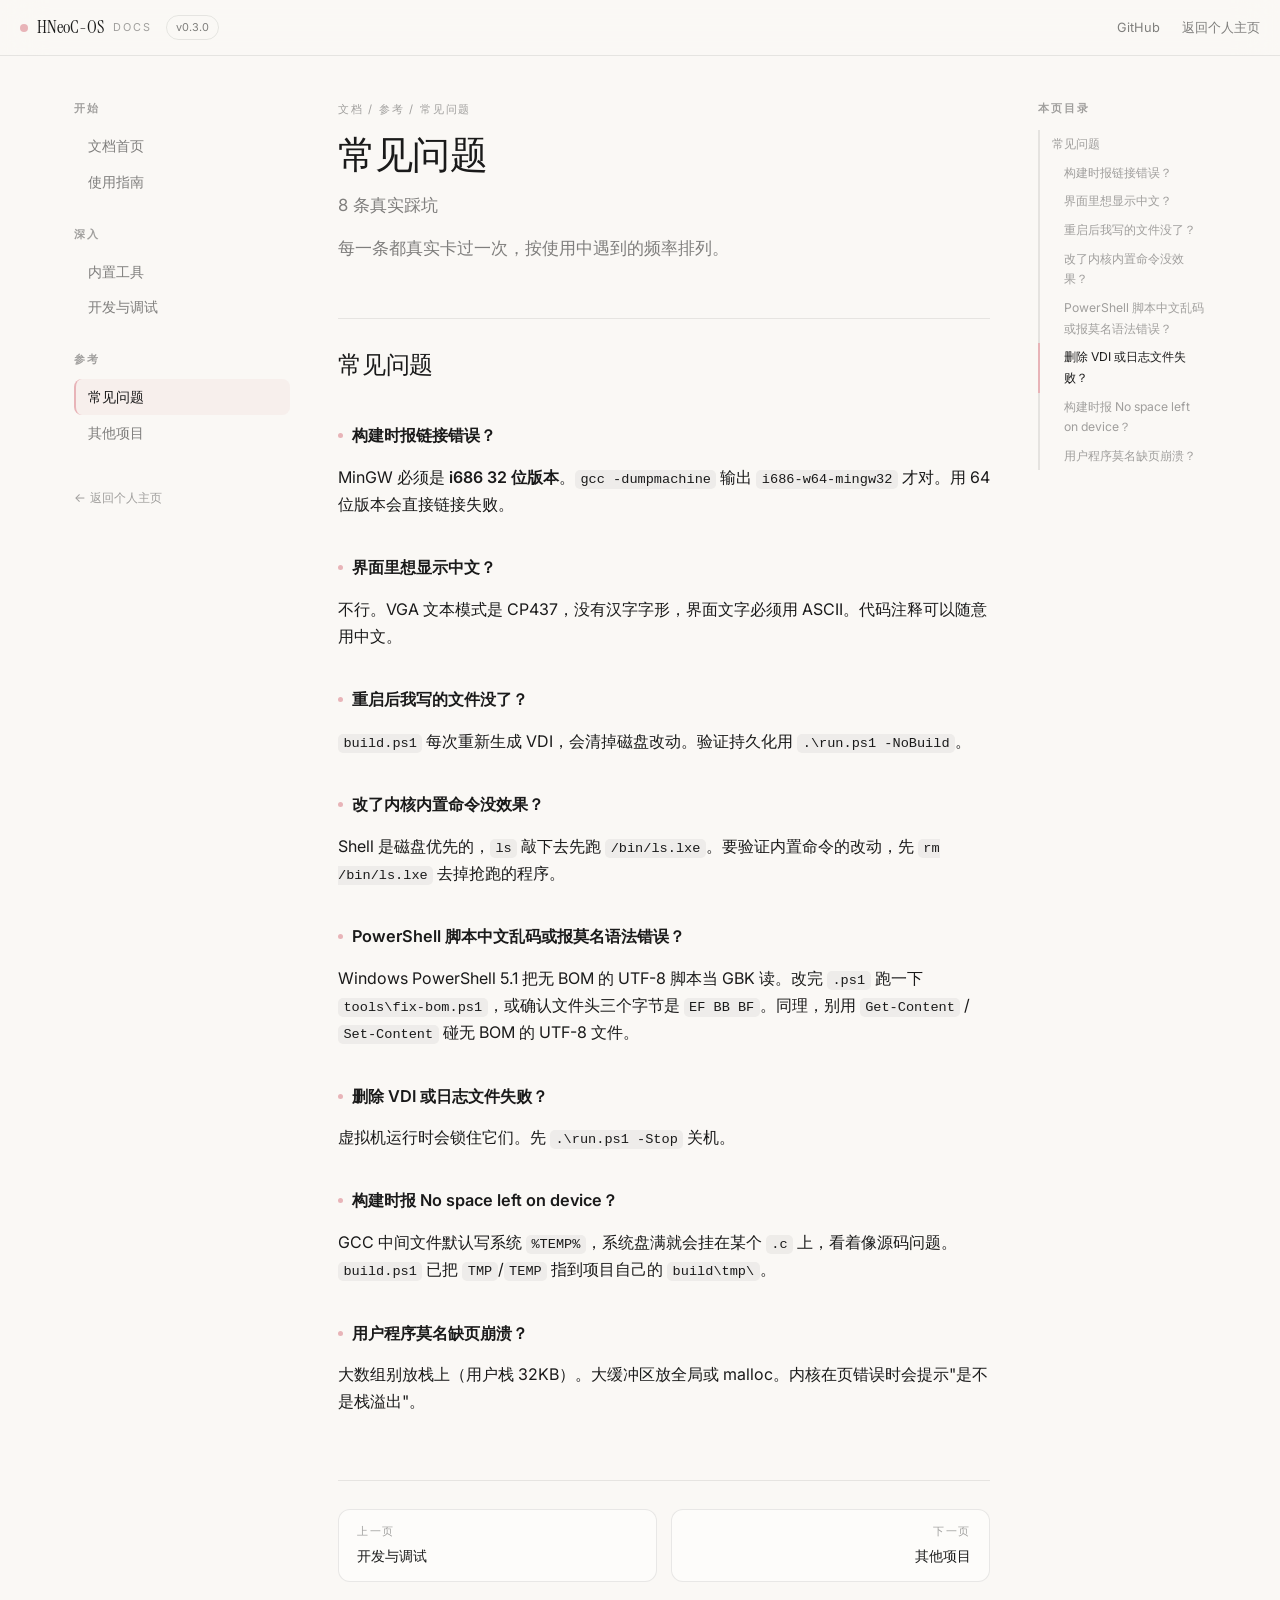
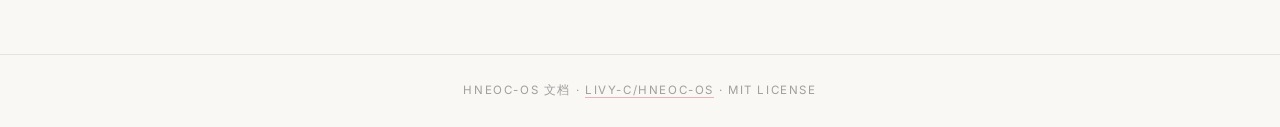
<file: hneoc-os/faq.html>
<!DOCTYPE html>
<html lang="zh-CN">
<head>
  <meta charset="UTF-8">
  <meta name="viewport" content="width=device-width, initial-scale=1.0">
  <title>常见问题 · HNeoC-OS 文档</title>
  <meta name="description" content="8 条真实踩坑">
  <link rel="icon" href="data:image/svg+xml,%3Csvg xmlns='http://www.w3.org/2000/svg' viewBox='0 0 100 100'%3E%3Cpath d='M50 8 C75 25 88 55 50 92 C12 55 25 25 50 8 Z' fill='%23E8B4B8'/%3E%3C/svg%3E">
  <link rel="preconnect" href="https://fonts.googleapis.com">
  <link rel="preconnect" href="https://fonts.gstatic.com" crossorigin>
  <link href="https://fonts.googleapis.com/css2?family=Instrument+Serif:ital@0;1&family=Inter:wght@400;500;600&display=swap" rel="stylesheet">
  <link rel="stylesheet" href="assets/doc.css">
</head>
<body>
  <header class="topbar">
    <button class="menu-btn" aria-label="打开目录">☰</button>
    <a class="brand" href="index.html">HNeoC-OS <em>Docs</em></a>
    <span class="version">v0.3.0</span>
    <nav class="topnav">
      <a href="https://github.com/Livy-C/HNeoC-OS" target="_blank" rel="noopener">GitHub</a>
      <a href="../">返回个人主页</a>
    </nav>
  </header>
  <div class="layout">
    <aside class="sidebar">
      <div class="side-group">
        <p class="side-title">开始</p>
        <a class="side-link" href="index.html">文档首页</a>
        <a class="side-link" href="guide.html">使用指南</a>
      </div>
      <div class="side-group">
        <p class="side-title">深入</p>
        <a class="side-link" href="tools.html">内置工具</a>
        <a class="side-link" href="develop.html">开发与调试</a>
      </div>
      <div class="side-group">
        <p class="side-title">参考</p>
        <a class="side-link active" href="faq.html">常见问题</a>
        <a class="side-link" href="projects.html">其他项目</a>
      </div>
      <a class="back-link" href="../">← 返回个人主页</a>
    </aside>
    <main class="content">
      <div class="breadcrumb"><a href="index.html">文档</a> / 参考 / 常见问题</div>
      <article>
        <h1>常见问题</h1>
        <p class="lead">8 条真实踩坑</p>
<p class="lead">每一条都真实卡过一次，按使用中遇到的频率排列。</p>

<h2 id="faq">常见问题</h2>

<h3 id="q-mingw">构建时报链接错误？</h3>
<p>MinGW 必须是 <strong>i686 32 位版本</strong>。<code>gcc -dumpmachine</code> 输出 <code>i686-w64-mingw32</code> 才对。用 64 位版本会直接链接失败。</p>

<h3 id="q-chinese">界面里想显示中文？</h3>
<p>不行。VGA 文本模式是 CP437，没有汉字字形，界面文字必须用 ASCII。代码注释可以随意用中文。</p>

<h3 id="q-persist">重启后我写的文件没了？</h3>
<p><code>build.ps1</code> 每次重新生成 VDI，会清掉磁盘改动。验证持久化用 <code>.\run.ps1 -NoBuild</code>。</p>

<h3 id="q-builtin">改了内核内置命令没效果？</h3>
<p>Shell 是磁盘优先的，<code>ls</code> 敲下去先跑 <code>/bin/ls.lxe</code>。要验证内置命令的改动，先 <code>rm /bin/ls.lxe</code> 去掉抢跑的程序。</p>

<h3 id="q-bom">PowerShell 脚本中文乱码或报莫名语法错误？</h3>
<p>Windows PowerShell 5.1 把无 BOM 的 UTF-8 脚本当 GBK 读。改完 <code>.ps1</code> 跑一下 <code>tools\fix-bom.ps1</code>，或确认文件头三个字节是 <code>EF BB BF</code>。同理，别用 <code>Get-Content</code> / <code>Set-Content</code> 碰无 BOM 的 UTF-8 文件。</p>

<h3 id="q-lock">删除 VDI 或日志文件失败？</h3>
<p>虚拟机运行时会锁住它们。先 <code>.\run.ps1 -Stop</code> 关机。</p>

<h3 id="q-temp">构建时报 No space left on device？</h3>
<p>GCC 中间文件默认写系统 <code>%TEMP%</code>，系统盘满就会挂在某个 <code>.c</code> 上，看着像源码问题。<code>build.ps1</code> 已把 <code>TMP</code>/<code>TEMP</code> 指到项目自己的 <code>build\tmp\</code>。</p>

<h3 id="q-stack">用户程序莫名缺页崩溃？</h3>
<p>大数组别放栈上（用户栈 32KB）。大缓冲区放全局或 malloc。内核在页错误时会提示"是不是栈溢出"。</p>
      </article>
      <nav class="pager"><a class="prev" href="develop.html"><small>上一页</small>开发与调试</a><a class="next" href="projects.html"><small>下一页</small>其他项目</a></nav>
    </main>
    <aside class="toc">
      <p class="toc-title">本页目录</p>
      <nav id="toc"></nav>
    </aside>
  </div>
  <footer class="site-footer">
    <p>HNeoC-OS 文档 · <a href="https://github.com/Livy-C/HNeoC-OS" target="_blank" rel="noopener">Livy-C/HNeoC-OS</a> · MIT License</p>
  </footer>
  <script src="assets/doc.js"></script>
</body>
</html>
</file>
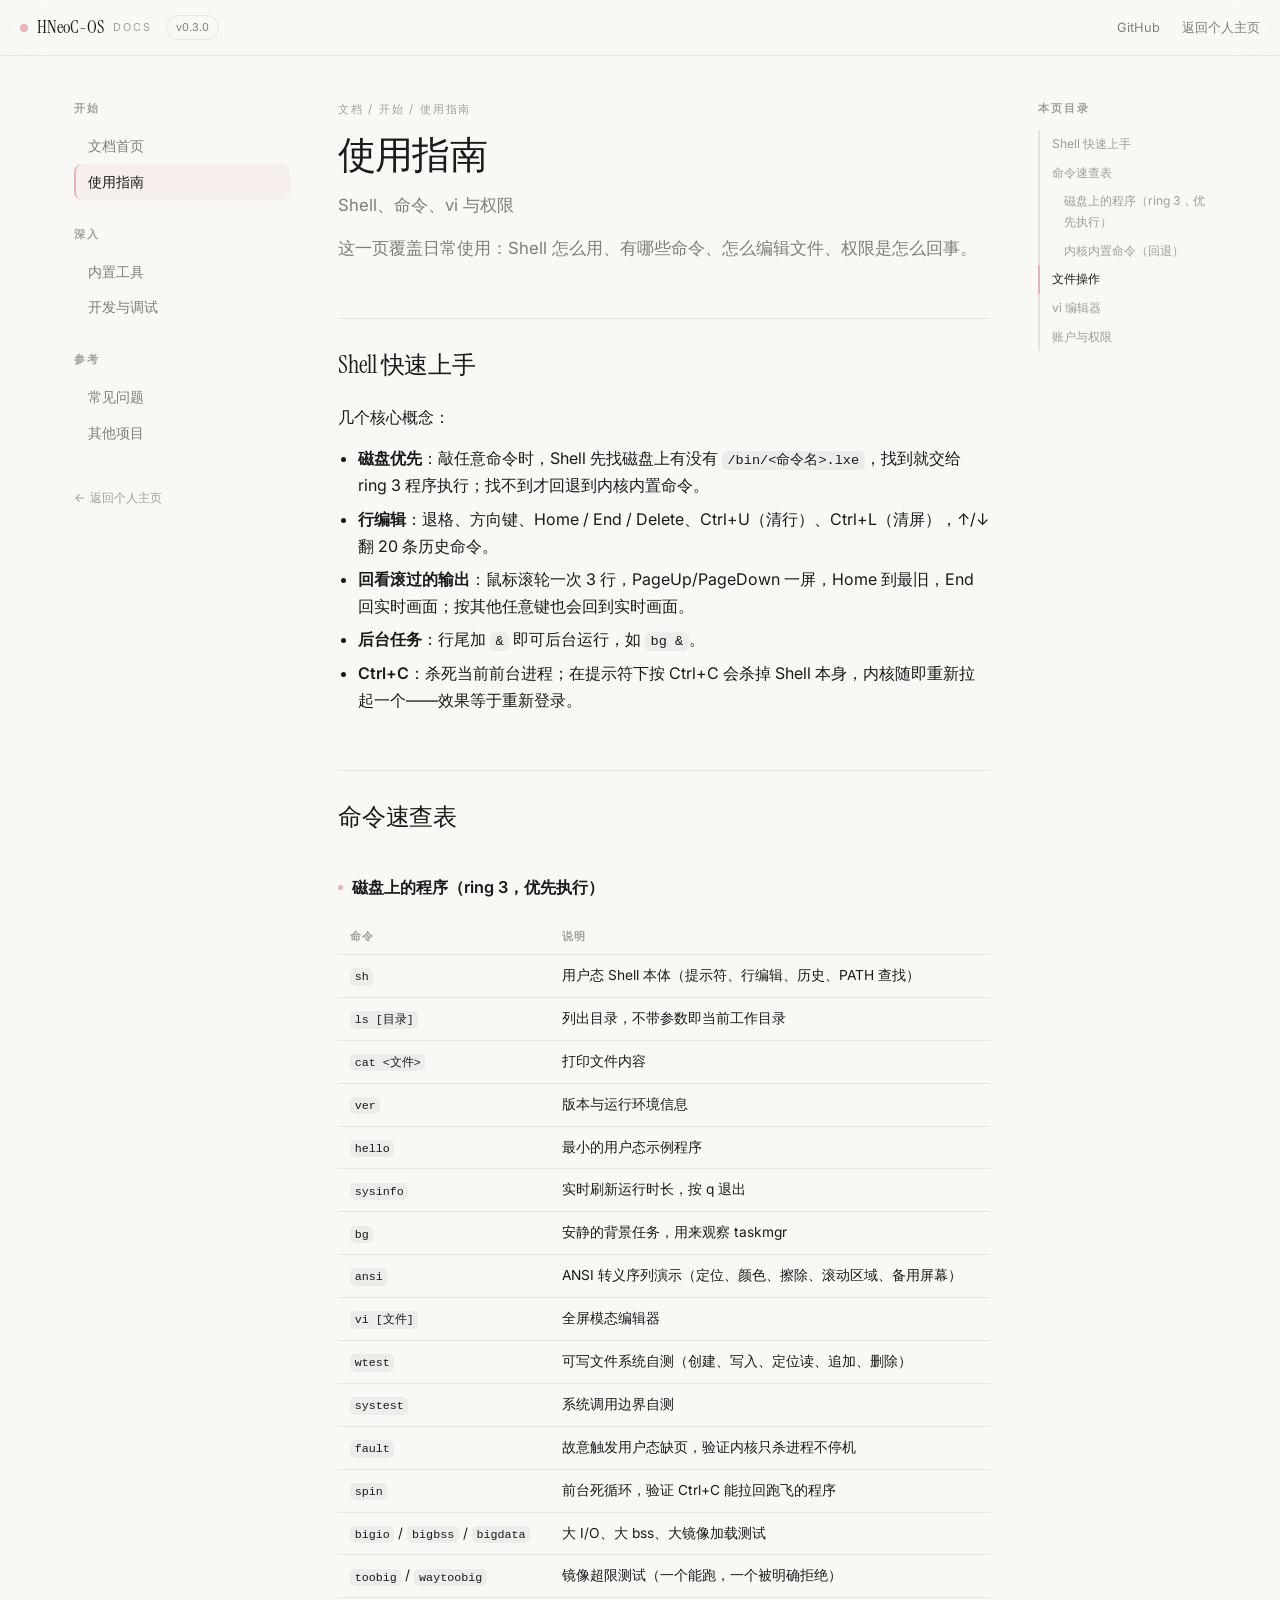
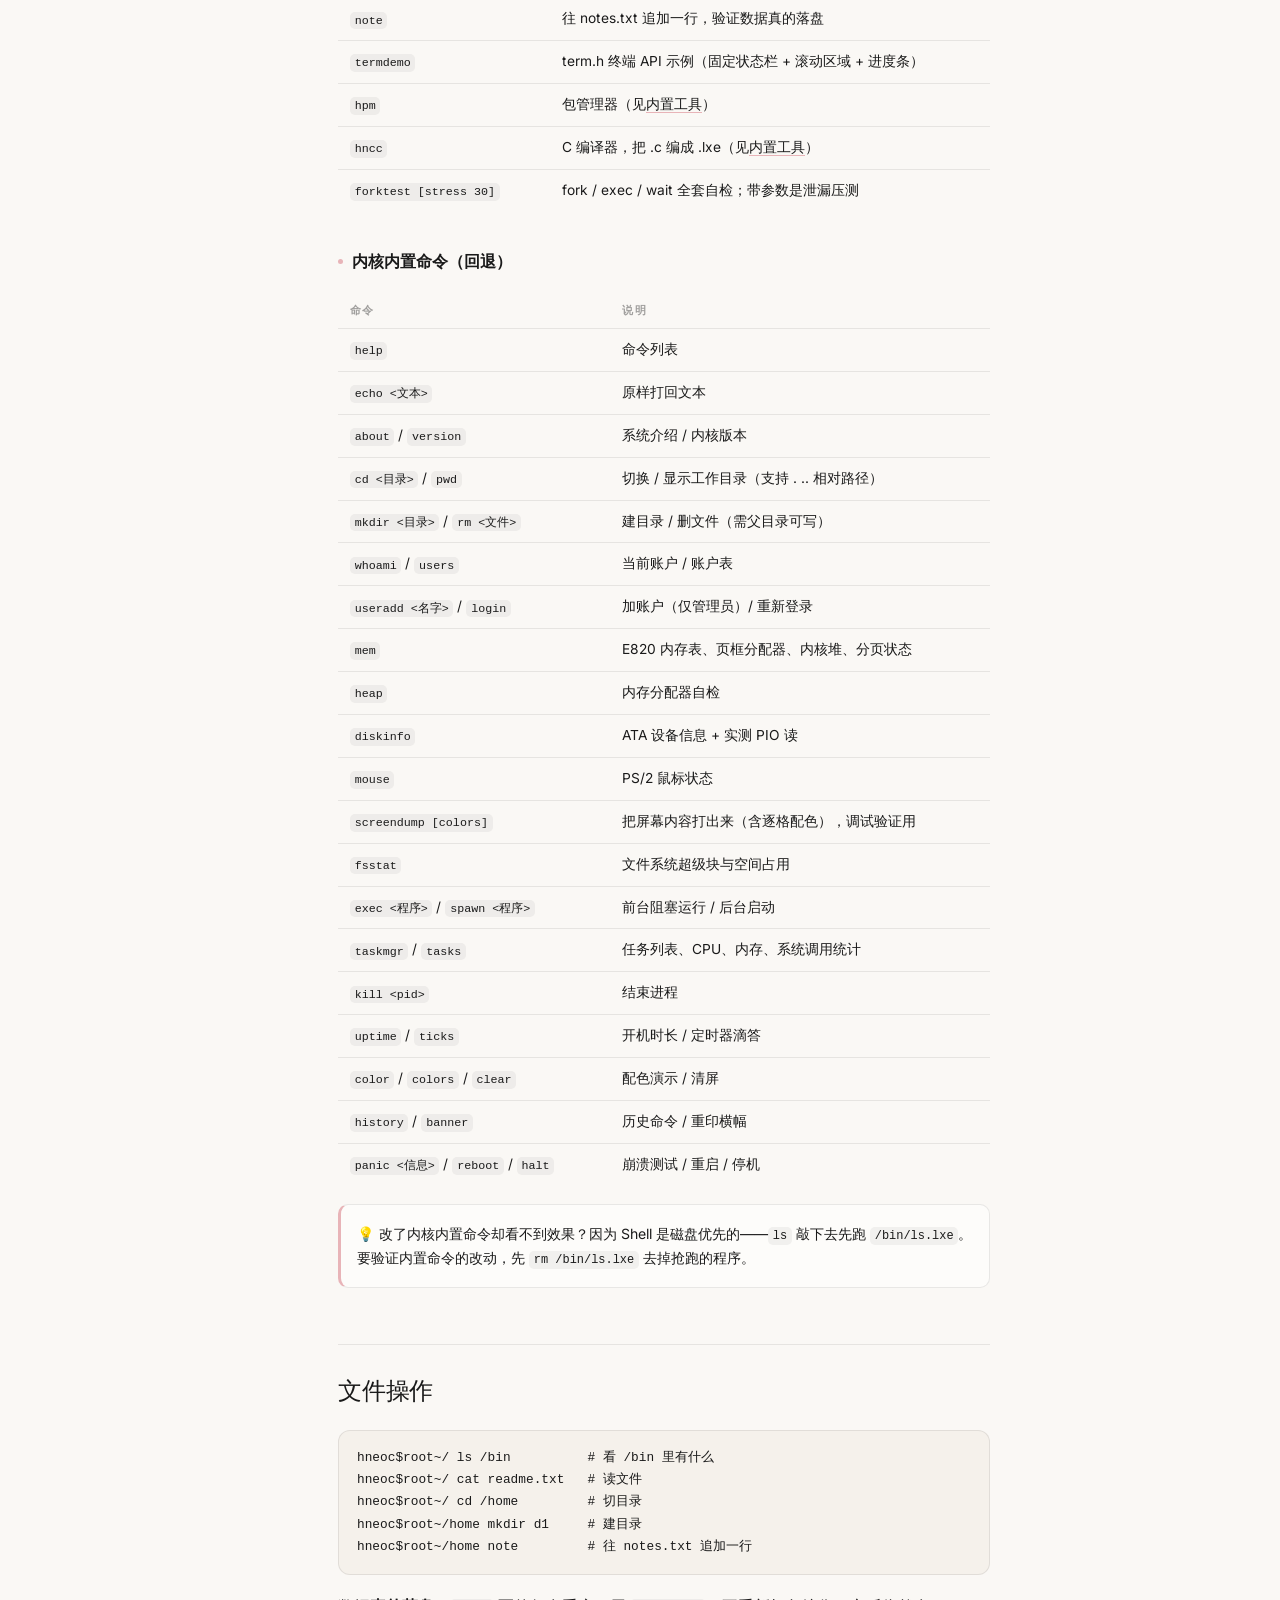
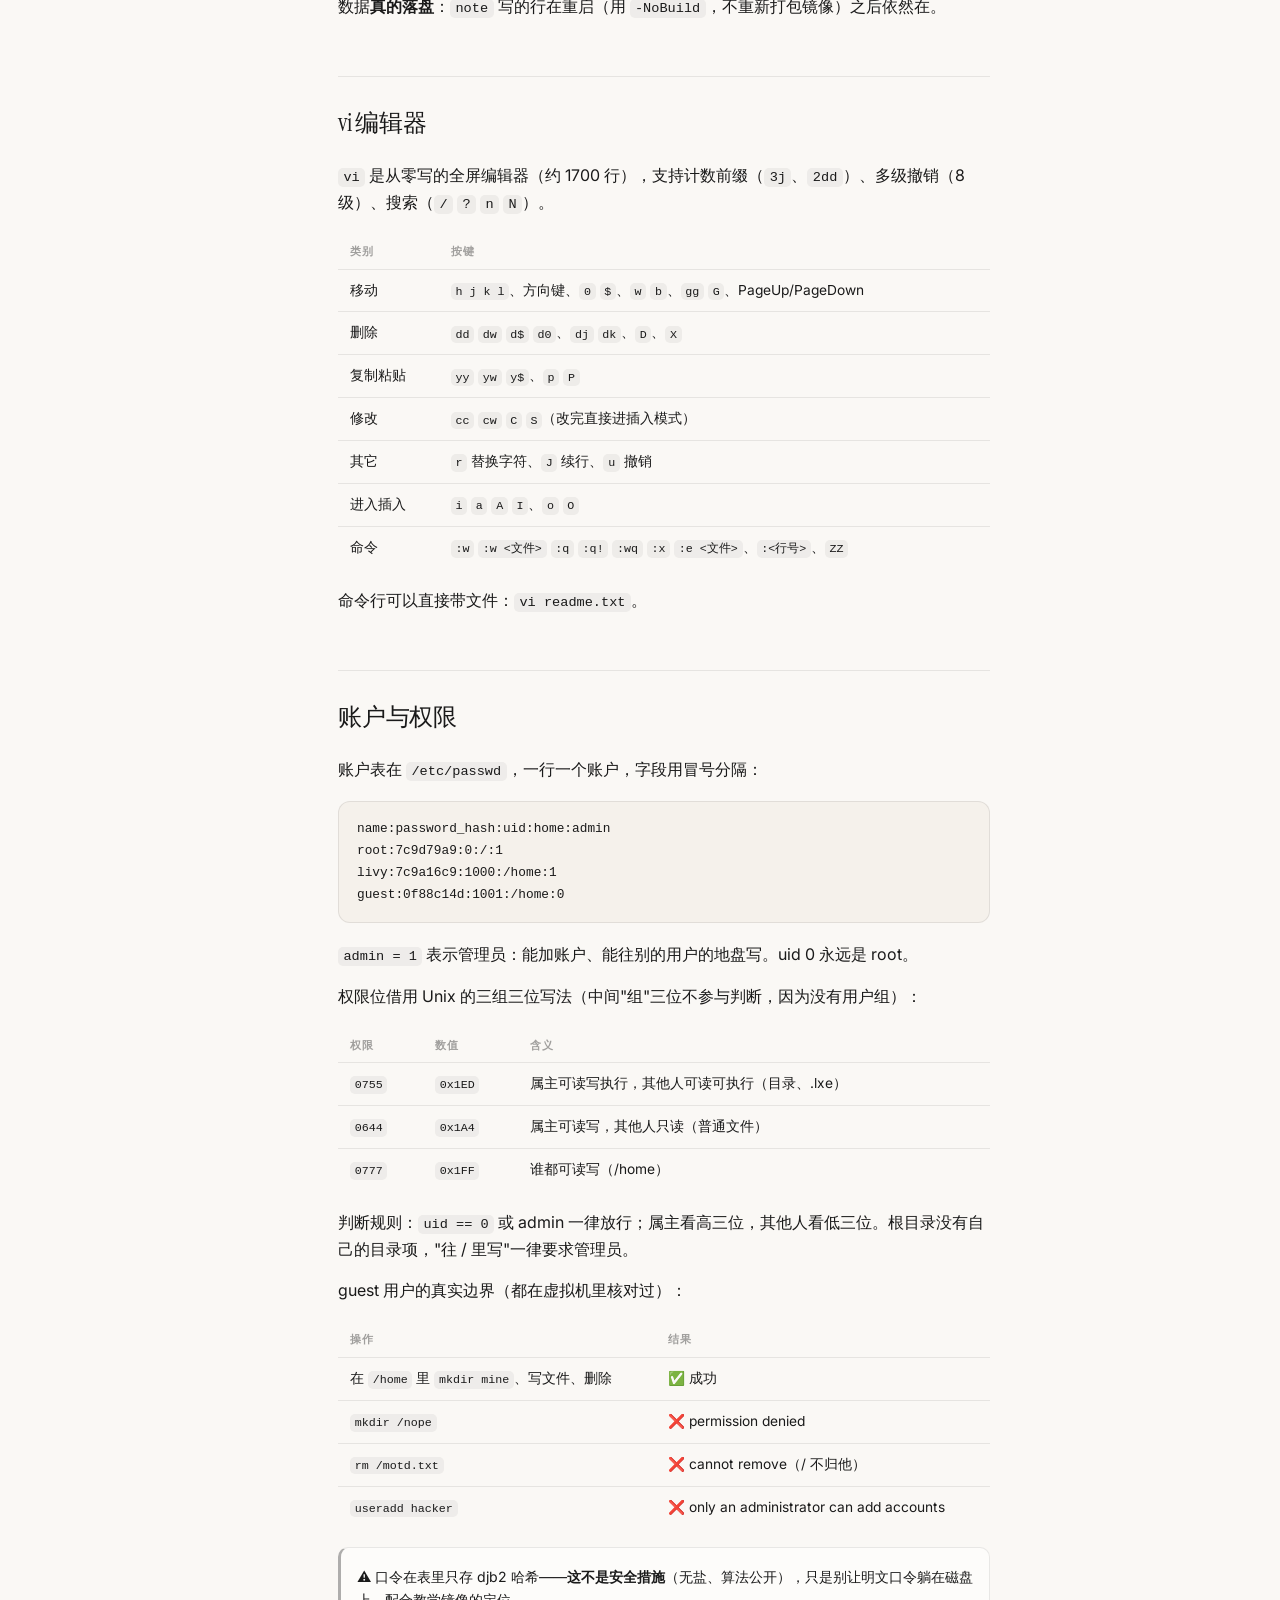
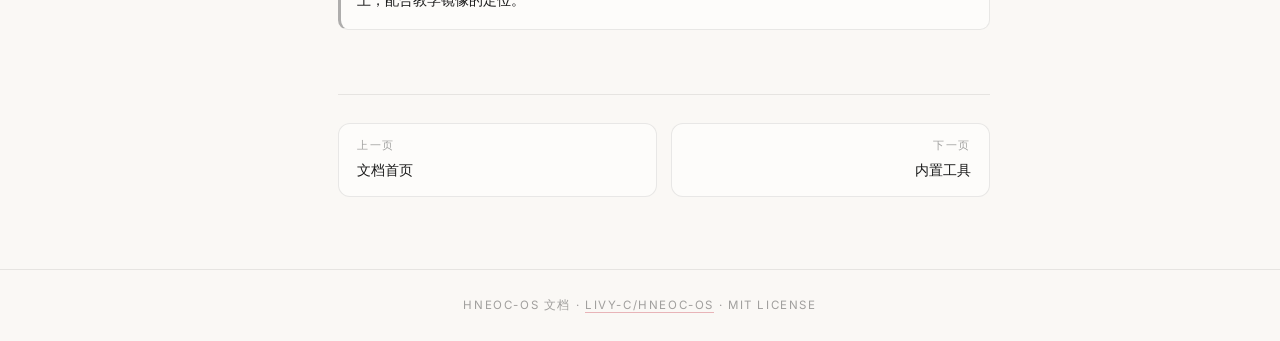
<file: hneoc-os/guide.html>
<!DOCTYPE html>
<html lang="zh-CN">
<head>
  <meta charset="UTF-8">
  <meta name="viewport" content="width=device-width, initial-scale=1.0">
  <title>使用指南 · HNeoC-OS 文档</title>
  <meta name="description" content="Shell、命令、vi 与权限">
  <link rel="icon" href="data:image/svg+xml,%3Csvg xmlns='http://www.w3.org/2000/svg' viewBox='0 0 100 100'%3E%3Cpath d='M50 8 C75 25 88 55 50 92 C12 55 25 25 50 8 Z' fill='%23E8B4B8'/%3E%3C/svg%3E">
  <link rel="preconnect" href="https://fonts.googleapis.com">
  <link rel="preconnect" href="https://fonts.gstatic.com" crossorigin>
  <link href="https://fonts.googleapis.com/css2?family=Instrument+Serif:ital@0;1&family=Inter:wght@400;500;600&display=swap" rel="stylesheet">
  <link rel="stylesheet" href="assets/doc.css">
</head>
<body>
  <header class="topbar">
    <button class="menu-btn" aria-label="打开目录">☰</button>
    <a class="brand" href="index.html">HNeoC-OS <em>Docs</em></a>
    <span class="version">v0.3.0</span>
    <nav class="topnav">
      <a href="https://github.com/Livy-C/HNeoC-OS" target="_blank" rel="noopener">GitHub</a>
      <a href="../">返回个人主页</a>
    </nav>
  </header>
  <div class="layout">
    <aside class="sidebar">
      <div class="side-group">
        <p class="side-title">开始</p>
        <a class="side-link" href="index.html">文档首页</a>
        <a class="side-link active" href="guide.html">使用指南</a>
      </div>
      <div class="side-group">
        <p class="side-title">深入</p>
        <a class="side-link" href="tools.html">内置工具</a>
        <a class="side-link" href="develop.html">开发与调试</a>
      </div>
      <div class="side-group">
        <p class="side-title">参考</p>
        <a class="side-link" href="faq.html">常见问题</a>
        <a class="side-link" href="projects.html">其他项目</a>
      </div>
      <a class="back-link" href="../">← 返回个人主页</a>
    </aside>
    <main class="content">
      <div class="breadcrumb"><a href="index.html">文档</a> / 开始 / 使用指南</div>
      <article>
        <h1>使用指南</h1>
        <p class="lead">Shell、命令、vi 与权限</p>
<p class="lead">这一页覆盖日常使用：Shell 怎么用、有哪些命令、怎么编辑文件、权限是怎么回事。</p>

<h2 id="shell">Shell 快速上手</h2>
<p>几个核心概念：</p>
<ul>
  <li><strong>磁盘优先</strong>：敲任意命令时，Shell 先找磁盘上有没有 <code>/bin/&lt;命令名&gt;.lxe</code>，找到就交给 ring 3 程序执行；找不到才回退到内核内置命令。</li>
  <li><strong>行编辑</strong>：退格、方向键、Home / End / Delete、Ctrl+U（清行）、Ctrl+L（清屏），↑/↓ 翻 20 条历史命令。</li>
  <li><strong>回看滚过的输出</strong>：鼠标滚轮一次 3 行，PageUp/PageDown 一屏，Home 到最旧，End 回实时画面；按其他任意键也会回到实时画面。</li>
  <li><strong>后台任务</strong>：行尾加 <code>&amp;</code> 即可后台运行，如 <code>bg &amp;</code>。</li>
  <li><strong>Ctrl+C</strong>：杀死当前前台进程；在提示符下按 Ctrl+C 会杀掉 Shell 本身，内核随即重新拉起一个——效果等于重新登录。</li>
</ul>

<h2 id="commands">命令速查表</h2>

<h3 id="cmd-disk">磁盘上的程序（ring 3，优先执行）</h3>
<table>
  <thead><tr><th>命令</th><th>说明</th></tr></thead>
  <tbody>
    <tr><td><code>sh</code></td><td>用户态 Shell 本体（提示符、行编辑、历史、PATH 查找）</td></tr>
    <tr><td><code>ls [目录]</code></td><td>列出目录，不带参数即当前工作目录</td></tr>
    <tr><td><code>cat &lt;文件&gt;</code></td><td>打印文件内容</td></tr>
    <tr><td><code>ver</code></td><td>版本与运行环境信息</td></tr>
    <tr><td><code>hello</code></td><td>最小的用户态示例程序</td></tr>
    <tr><td><code>sysinfo</code></td><td>实时刷新运行时长，按 q 退出</td></tr>
    <tr><td><code>bg</code></td><td>安静的背景任务，用来观察 taskmgr</td></tr>
    <tr><td><code>ansi</code></td><td>ANSI 转义序列演示（定位、颜色、擦除、滚动区域、备用屏幕）</td></tr>
    <tr><td><code>vi [文件]</code></td><td>全屏模态编辑器</td></tr>
    <tr><td><code>wtest</code></td><td>可写文件系统自测（创建、写入、定位读、追加、删除）</td></tr>
    <tr><td><code>systest</code></td><td>系统调用边界自测</td></tr>
    <tr><td><code>fault</code></td><td>故意触发用户态缺页，验证内核只杀进程不停机</td></tr>
    <tr><td><code>spin</code></td><td>前台死循环，验证 Ctrl+C 能拉回跑飞的程序</td></tr>
    <tr><td><code>bigio</code> / <code>bigbss</code> / <code>bigdata</code></td><td>大 I/O、大 bss、大镜像加载测试</td></tr>
    <tr><td><code>toobig</code> / <code>waytoobig</code></td><td>镜像超限测试（一个能跑，一个被明确拒绝）</td></tr>
    <tr><td><code>note</code></td><td>往 notes.txt 追加一行，验证数据真的落盘</td></tr>
    <tr><td><code>termdemo</code></td><td>term.h 终端 API 示例（固定状态栏 + 滚动区域 + 进度条）</td></tr>
    <tr><td><code>hpm</code></td><td>包管理器（见<a href="tools.html#hpm">内置工具</a>）</td></tr>
    <tr><td><code>hncc</code></td><td>C 编译器，把 .c 编成 .lxe（见<a href="tools.html#hncc">内置工具</a>）</td></tr>
    <tr><td><code>forktest [stress 30]</code></td><td>fork / exec / wait 全套自检；带参数是泄漏压测</td></tr>
  </tbody>
</table>

<h3 id="cmd-builtin">内核内置命令（回退）</h3>
<table>
  <thead><tr><th>命令</th><th>说明</th></tr></thead>
  <tbody>
    <tr><td><code>help</code></td><td>命令列表</td></tr>
    <tr><td><code>echo &lt;文本&gt;</code></td><td>原样打回文本</td></tr>
    <tr><td><code>about</code> / <code>version</code></td><td>系统介绍 / 内核版本</td></tr>
    <tr><td><code>cd &lt;目录&gt;</code> / <code>pwd</code></td><td>切换 / 显示工作目录（支持 . .. 相对路径）</td></tr>
    <tr><td><code>mkdir &lt;目录&gt;</code> / <code>rm &lt;文件&gt;</code></td><td>建目录 / 删文件（需父目录可写）</td></tr>
    <tr><td><code>whoami</code> / <code>users</code></td><td>当前账户 / 账户表</td></tr>
    <tr><td><code>useradd &lt;名字&gt;</code> / <code>login</code></td><td>加账户（仅管理员）/ 重新登录</td></tr>
    <tr><td><code>mem</code></td><td>E820 内存表、页框分配器、内核堆、分页状态</td></tr>
    <tr><td><code>heap</code></td><td>内存分配器自检</td></tr>
    <tr><td><code>diskinfo</code></td><td>ATA 设备信息 + 实测 PIO 读</td></tr>
    <tr><td><code>mouse</code></td><td>PS/2 鼠标状态</td></tr>
    <tr><td><code>screendump [colors]</code></td><td>把屏幕内容打出来（含逐格配色），调试验证用</td></tr>
    <tr><td><code>fsstat</code></td><td>文件系统超级块与空间占用</td></tr>
    <tr><td><code>exec &lt;程序&gt;</code> / <code>spawn &lt;程序&gt;</code></td><td>前台阻塞运行 / 后台启动</td></tr>
    <tr><td><code>taskmgr</code> / <code>tasks</code></td><td>任务列表、CPU、内存、系统调用统计</td></tr>
    <tr><td><code>kill &lt;pid&gt;</code></td><td>结束进程</td></tr>
    <tr><td><code>uptime</code> / <code>ticks</code></td><td>开机时长 / 定时器滴答</td></tr>
    <tr><td><code>color</code> / <code>colors</code> / <code>clear</code></td><td>配色演示 / 清屏</td></tr>
    <tr><td><code>history</code> / <code>banner</code></td><td>历史命令 / 重印横幅</td></tr>
    <tr><td><code>panic &lt;信息&gt;</code> / <code>reboot</code> / <code>halt</code></td><td>崩溃测试 / 重启 / 停机</td></tr>
  </tbody>
</table>
<div class="callout">
  <p>💡 改了内核内置命令却看不到效果？因为 Shell 是磁盘优先的——<code>ls</code> 敲下去先跑 <code>/bin/ls.lxe</code>。要验证内置命令的改动，先 <code>rm /bin/ls.lxe</code> 去掉抢跑的程序。</p>
</div>

<h2 id="files">文件操作</h2>
<pre><code>hneoc$root~/ ls /bin          # 看 /bin 里有什么
hneoc$root~/ cat readme.txt   # 读文件
hneoc$root~/ cd /home         # 切目录
hneoc$root~/home mkdir d1     # 建目录
hneoc$root~/home note         # 往 notes.txt 追加一行</code></pre>
<p>数据<strong>真的落盘</strong>：<code>note</code> 写的行在重启（用 <code>-NoBuild</code>，不重新打包镜像）之后依然在。</p>

<h2 id="vi">vi 编辑器</h2>
<p><code>vi</code> 是从零写的全屏编辑器（约 1700 行），支持计数前缀（<code>3j</code>、<code>2dd</code>）、多级撤销（8 级）、搜索（<code>/</code> <code>?</code> <code>n</code> <code>N</code>）。</p>
<table>
  <thead><tr><th>类别</th><th>按键</th></tr></thead>
  <tbody>
    <tr><td>移动</td><td><code>h j k l</code>、方向键、<code>0</code> <code>$</code>、<code>w</code> <code>b</code>、<code>gg</code> <code>G</code>、PageUp/PageDown</td></tr>
    <tr><td>删除</td><td><code>dd</code> <code>dw</code> <code>d$</code> <code>d0</code>、<code>dj</code> <code>dk</code>、<code>D</code>、<code>X</code></td></tr>
    <tr><td>复制粘贴</td><td><code>yy</code> <code>yw</code> <code>y$</code>、<code>p</code> <code>P</code></td></tr>
    <tr><td>修改</td><td><code>cc</code> <code>cw</code> <code>C</code> <code>S</code>（改完直接进插入模式）</td></tr>
    <tr><td>其它</td><td><code>r</code> 替换字符、<code>J</code> 续行、<code>u</code> 撤销</td></tr>
    <tr><td>进入插入</td><td><code>i</code> <code>a</code> <code>A</code> <code>I</code>、<code>o</code> <code>O</code></td></tr>
    <tr><td>命令</td><td><code>:w</code> <code>:w &lt;文件&gt;</code> <code>:q</code> <code>:q!</code> <code>:wq</code> <code>:x</code> <code>:e &lt;文件&gt;</code>、<code>:&lt;行号&gt;</code>、<code>ZZ</code></td></tr>
  </tbody>
</table>
<p>命令行可以直接带文件：<code>vi readme.txt</code>。</p>

<h2 id="accounts">账户与权限</h2>
<p>账户表在 <code>/etc/passwd</code>，一行一个账户，字段用冒号分隔：</p>
<pre><code>name:password_hash:uid:home:admin
root:7c9d79a9:0:/:1
livy:7c9a16c9:1000:/home:1
guest:0f88c14d:1001:/home:0</code></pre>
<p><code>admin = 1</code> 表示管理员：能加账户、能往别的用户的地盘写。uid 0 永远是 root。</p>
<p>权限位借用 Unix 的三组三位写法（中间"组"三位不参与判断，因为没有用户组）：</p>
<table>
  <thead><tr><th>权限</th><th>数值</th><th>含义</th></tr></thead>
  <tbody>
    <tr><td><code>0755</code></td><td><code>0x1ED</code></td><td>属主可读写执行，其他人可读可执行（目录、.lxe）</td></tr>
    <tr><td><code>0644</code></td><td><code>0x1A4</code></td><td>属主可读写，其他人只读（普通文件）</td></tr>
    <tr><td><code>0777</code></td><td><code>0x1FF</code></td><td>谁都可读写（/home）</td></tr>
  </tbody>
</table>
<p>判断规则：<code>uid == 0</code> 或 admin 一律放行；属主看高三位，其他人看低三位。根目录没有自己的目录项，"往 / 里写"一律要求管理员。</p>
<p>guest 用户的真实边界（都在虚拟机里核对过）：</p>
<table>
  <thead><tr><th>操作</th><th>结果</th></tr></thead>
  <tbody>
    <tr><td>在 <code>/home</code> 里 <code>mkdir mine</code>、写文件、删除</td><td>✅ 成功</td></tr>
    <tr><td><code>mkdir /nope</code></td><td>❌ permission denied</td></tr>
    <tr><td><code>rm /motd.txt</code></td><td>❌ cannot remove（/ 不归他）</td></tr>
    <tr><td><code>useradd hacker</code></td><td>❌ only an administrator can add accounts</td></tr>
  </tbody>
</table>
<div class="callout warn">
  <p>⚠️ 口令在表里只存 djb2 哈希——<strong>这不是安全措施</strong>（无盐、算法公开），只是别让明文口令躺在磁盘上，配合教学镜像的定位。</p>
</div>
      </article>
      <nav class="pager"><a class="prev" href="index.html"><small>上一页</small>文档首页</a><a class="next" href="tools.html"><small>下一页</small>内置工具</a></nav>
    </main>
    <aside class="toc">
      <p class="toc-title">本页目录</p>
      <nav id="toc"></nav>
    </aside>
  </div>
  <footer class="site-footer">
    <p>HNeoC-OS 文档 · <a href="https://github.com/Livy-C/HNeoC-OS" target="_blank" rel="noopener">Livy-C/HNeoC-OS</a> · MIT License</p>
  </footer>
  <script src="assets/doc.js"></script>
</body>
</html>
</file>
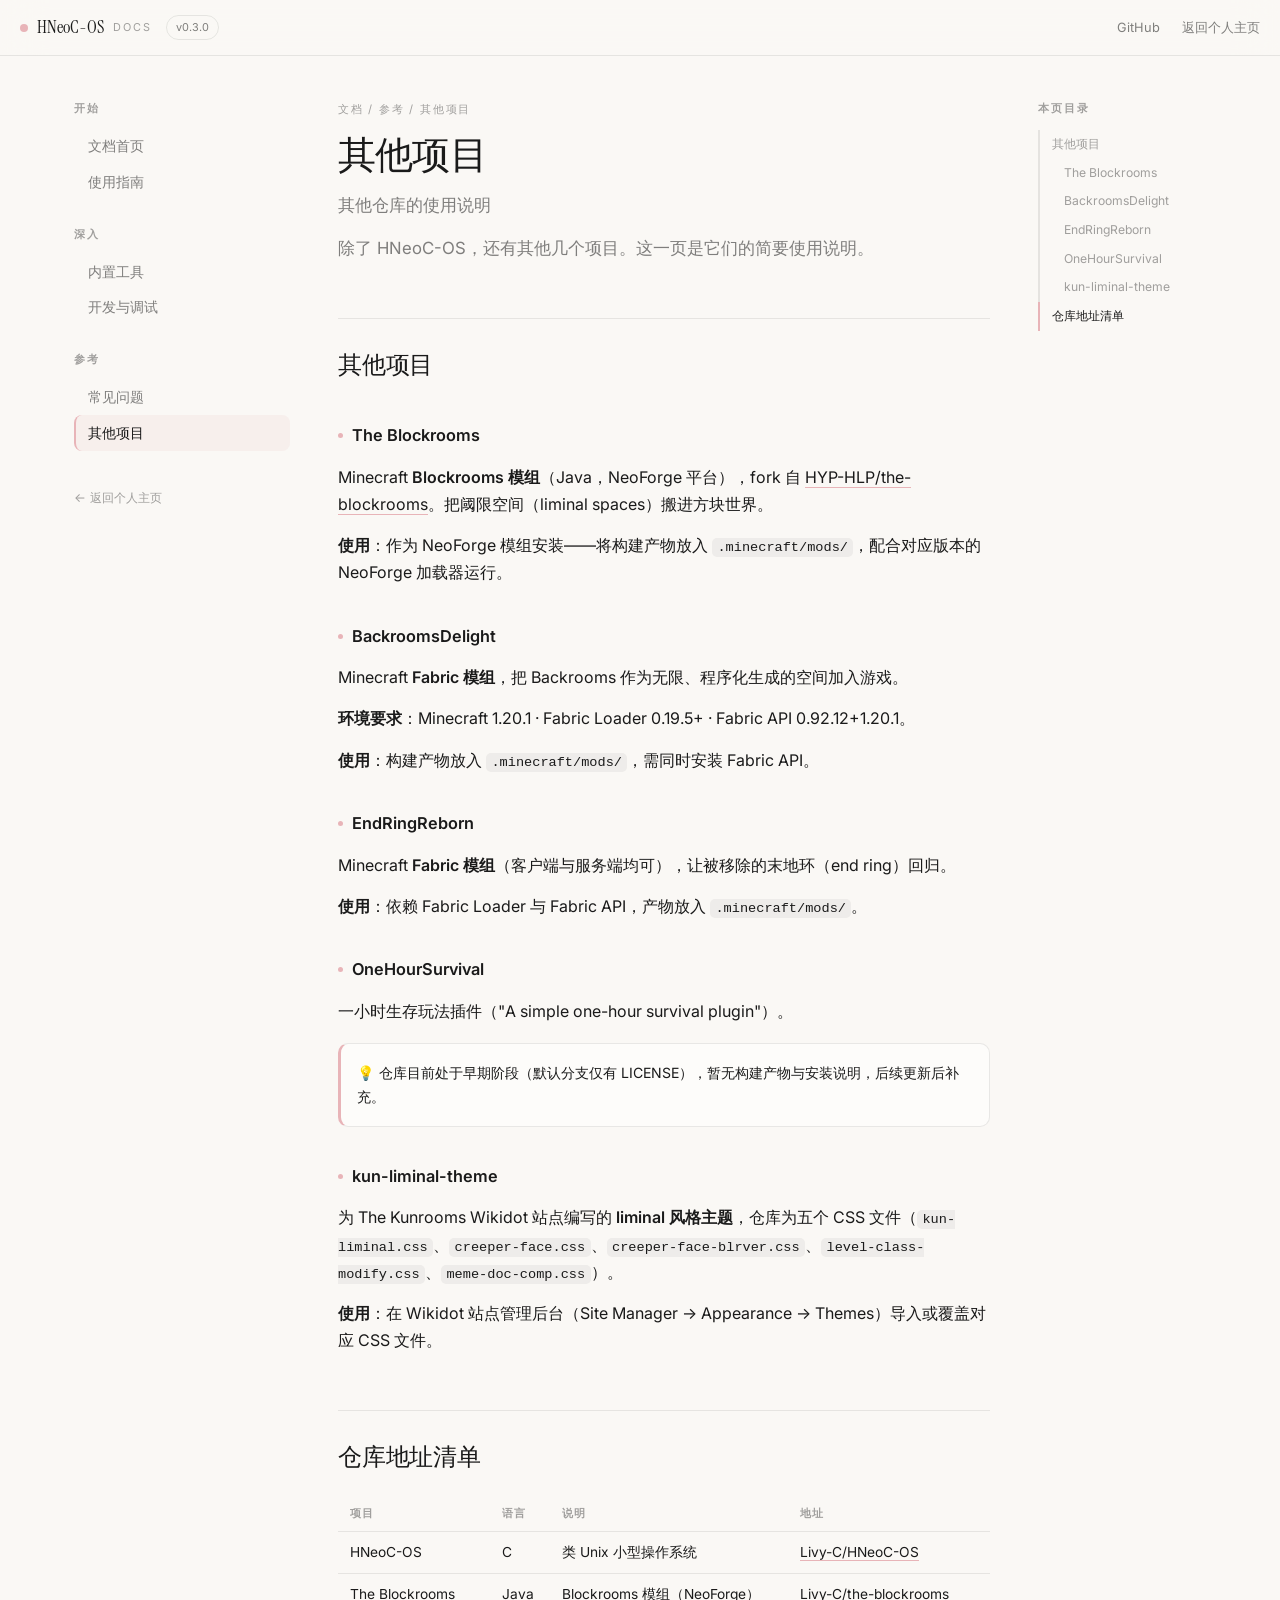
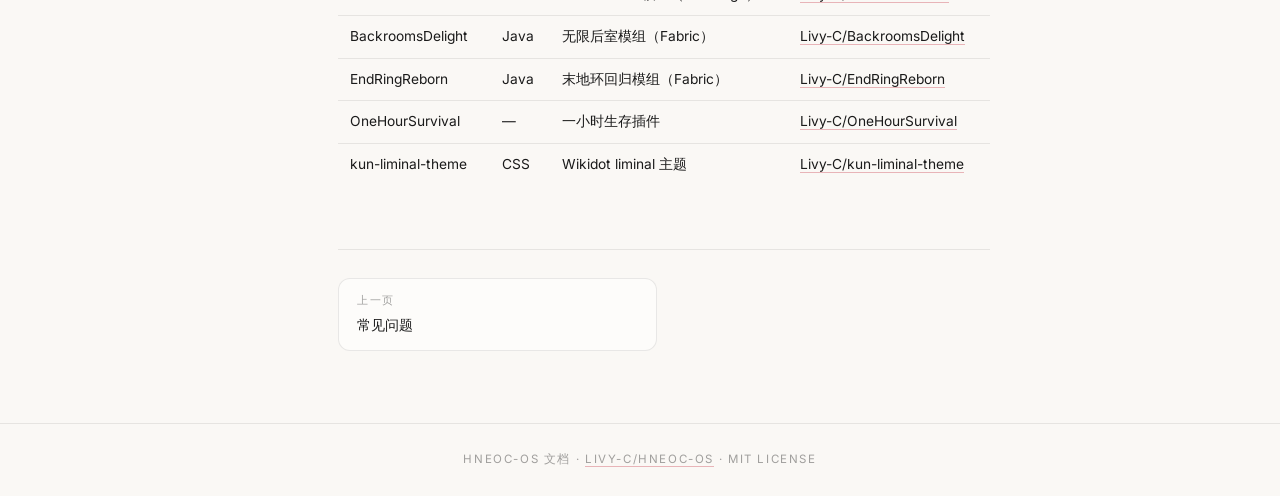
<file: hneoc-os/projects.html>
<!DOCTYPE html>
<html lang="zh-CN">
<head>
  <meta charset="UTF-8">
  <meta name="viewport" content="width=device-width, initial-scale=1.0">
  <title>其他项目 · HNeoC-OS 文档</title>
  <meta name="description" content="其他仓库的使用说明">
  <link rel="icon" href="data:image/svg+xml,%3Csvg xmlns='http://www.w3.org/2000/svg' viewBox='0 0 100 100'%3E%3Cpath d='M50 8 C75 25 88 55 50 92 C12 55 25 25 50 8 Z' fill='%23E8B4B8'/%3E%3C/svg%3E">
  <link rel="preconnect" href="https://fonts.googleapis.com">
  <link rel="preconnect" href="https://fonts.gstatic.com" crossorigin>
  <link href="https://fonts.googleapis.com/css2?family=Instrument+Serif:ital@0;1&family=Inter:wght@400;500;600&display=swap" rel="stylesheet">
  <link rel="stylesheet" href="assets/doc.css">
</head>
<body>
  <header class="topbar">
    <button class="menu-btn" aria-label="打开目录">☰</button>
    <a class="brand" href="index.html">HNeoC-OS <em>Docs</em></a>
    <span class="version">v0.3.0</span>
    <nav class="topnav">
      <a href="https://github.com/Livy-C/HNeoC-OS" target="_blank" rel="noopener">GitHub</a>
      <a href="../">返回个人主页</a>
    </nav>
  </header>
  <div class="layout">
    <aside class="sidebar">
      <div class="side-group">
        <p class="side-title">开始</p>
        <a class="side-link" href="index.html">文档首页</a>
        <a class="side-link" href="guide.html">使用指南</a>
      </div>
      <div class="side-group">
        <p class="side-title">深入</p>
        <a class="side-link" href="tools.html">内置工具</a>
        <a class="side-link" href="develop.html">开发与调试</a>
      </div>
      <div class="side-group">
        <p class="side-title">参考</p>
        <a class="side-link" href="faq.html">常见问题</a>
        <a class="side-link active" href="projects.html">其他项目</a>
      </div>
      <a class="back-link" href="../">← 返回个人主页</a>
    </aside>
    <main class="content">
      <div class="breadcrumb"><a href="index.html">文档</a> / 参考 / 其他项目</div>
      <article>
        <h1>其他项目</h1>
        <p class="lead">其他仓库的使用说明</p>
<p class="lead">除了 HNeoC-OS，还有其他几个项目。这一页是它们的简要使用说明。</p>

<h2 id="others">其他项目</h2>

<h3 id="blockrooms">The Blockrooms</h3>
<p>Minecraft <strong>Blockrooms 模组</strong>（Java，NeoForge 平台），fork 自 <a href="https://github.com/HYP-HLP/the-blockrooms" target="_blank" rel="noopener">HYP-HLP/the-blockrooms</a>。把阈限空间（liminal spaces）搬进方块世界。</p>
<p><strong>使用</strong>：作为 NeoForge 模组安装——将构建产物放入 <code>.minecraft/mods/</code>，配合对应版本的 NeoForge 加载器运行。</p>

<h3 id="backroomsdelight">BackroomsDelight</h3>
<p>Minecraft <strong>Fabric 模组</strong>，把 Backrooms 作为无限、程序化生成的空间加入游戏。</p>
<p><strong>环境要求</strong>：Minecraft 1.20.1 · Fabric Loader 0.19.5+ · Fabric API 0.92.12+1.20.1。</p>
<p><strong>使用</strong>：构建产物放入 <code>.minecraft/mods/</code>，需同时安装 Fabric API。</p>

<h3 id="endringreborn">EndRingReborn</h3>
<p>Minecraft <strong>Fabric 模组</strong>（客户端与服务端均可），让被移除的末地环（end ring）回归。</p>
<p><strong>使用</strong>：依赖 Fabric Loader 与 Fabric API，产物放入 <code>.minecraft/mods/</code>。</p>

<h3 id="onehour">OneHourSurvival</h3>
<p>一小时生存玩法插件（"A simple one-hour survival plugin"）。</p>
<div class="callout">
  <p>💡 仓库目前处于早期阶段（默认分支仅有 LICENSE），暂无构建产物与安装说明，后续更新后补充。</p>
</div>

<h3 id="kun">kun-liminal-theme</h3>
<p>为 The Kunrooms Wikidot 站点编写的 <strong>liminal 风格主题</strong>，仓库为五个 CSS 文件（<code>kun-liminal.css</code>、<code>creeper-face.css</code>、<code>creeper-face-blrver.css</code>、<code>level-class-modify.css</code>、<code>meme-doc-comp.css</code>）。</p>
<p><strong>使用</strong>：在 Wikidot 站点管理后台（Site Manager → Appearance → Themes）导入或覆盖对应 CSS 文件。</p>

<h2 id="repos">仓库地址清单</h2>
<table>
  <thead><tr><th>项目</th><th>语言</th><th>说明</th><th>地址</th></tr></thead>
  <tbody>
    <tr><td>HNeoC-OS</td><td>C</td><td>类 Unix 小型操作系统</td><td><a href="https://github.com/Livy-C/HNeoC-OS" target="_blank" rel="noopener">Livy-C/HNeoC-OS</a></td></tr>
    <tr><td>The Blockrooms</td><td>Java</td><td>Blockrooms 模组（NeoForge）</td><td><a href="https://github.com/Livy-C/the-blockrooms" target="_blank" rel="noopener">Livy-C/the-blockrooms</a></td></tr>
    <tr><td>BackroomsDelight</td><td>Java</td><td>无限后室模组（Fabric）</td><td><a href="https://github.com/Livy-C/BackroomsDelight" target="_blank" rel="noopener">Livy-C/BackroomsDelight</a></td></tr>
    <tr><td>EndRingReborn</td><td>Java</td><td>末地环回归模组（Fabric）</td><td><a href="https://github.com/Livy-C/EndRingReborn" target="_blank" rel="noopener">Livy-C/EndRingReborn</a></td></tr>
    <tr><td>OneHourSurvival</td><td>—</td><td>一小时生存插件</td><td><a href="https://github.com/Livy-C/OneHourSurvival" target="_blank" rel="noopener">Livy-C/OneHourSurvival</a></td></tr>
    <tr><td>kun-liminal-theme</td><td>CSS</td><td>Wikidot liminal 主题</td><td><a href="https://github.com/Livy-C/kun-liminal-theme" target="_blank" rel="noopener">Livy-C/kun-liminal-theme</a></td></tr>
  </tbody>
</table>
      </article>
      <nav class="pager"><a class="prev" href="faq.html"><small>上一页</small>常见问题</a><a class="next" href="index.html" style="visibility:hidden"><small>下一页</small>—</a></nav>
    </main>
    <aside class="toc">
      <p class="toc-title">本页目录</p>
      <nav id="toc"></nav>
    </aside>
  </div>
  <footer class="site-footer">
    <p>HNeoC-OS 文档 · <a href="https://github.com/Livy-C/HNeoC-OS" target="_blank" rel="noopener">Livy-C/HNeoC-OS</a> · MIT License</p>
  </footer>
  <script src="assets/doc.js"></script>
</body>
</html>
</file>
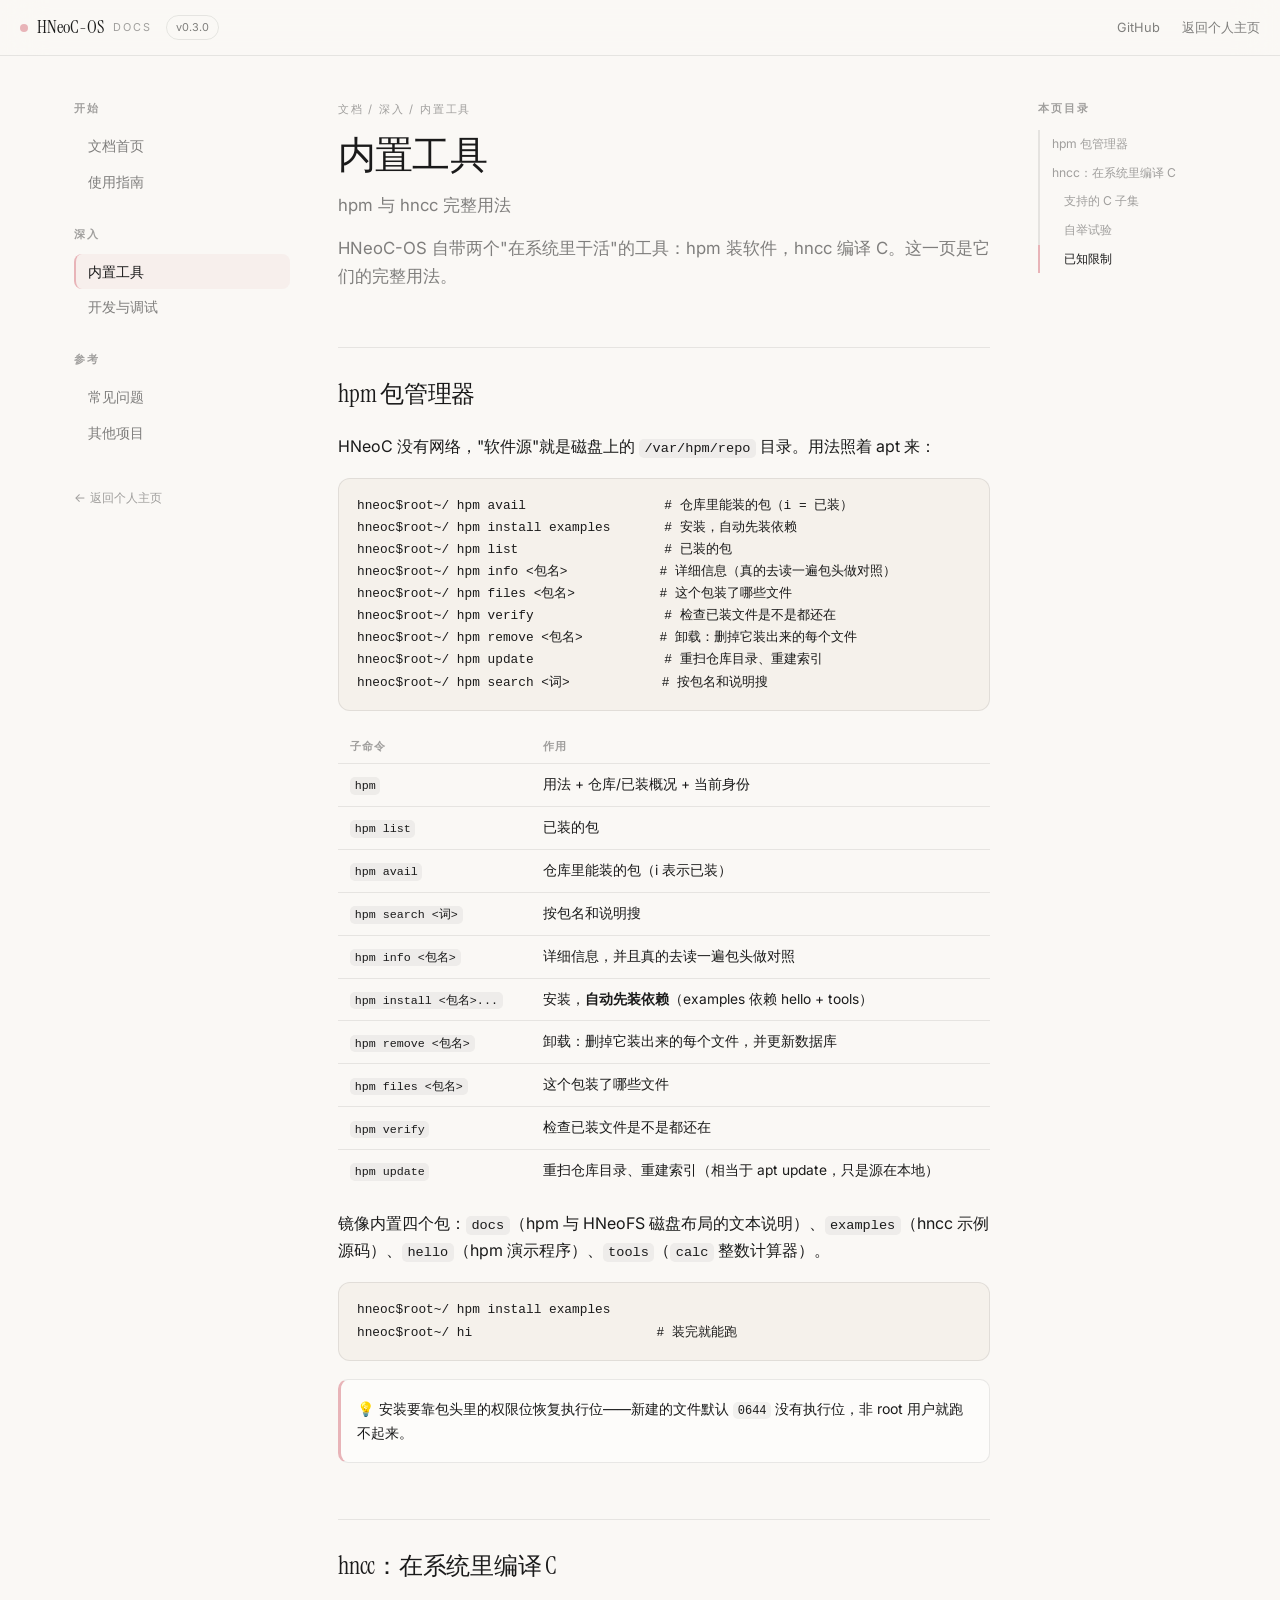
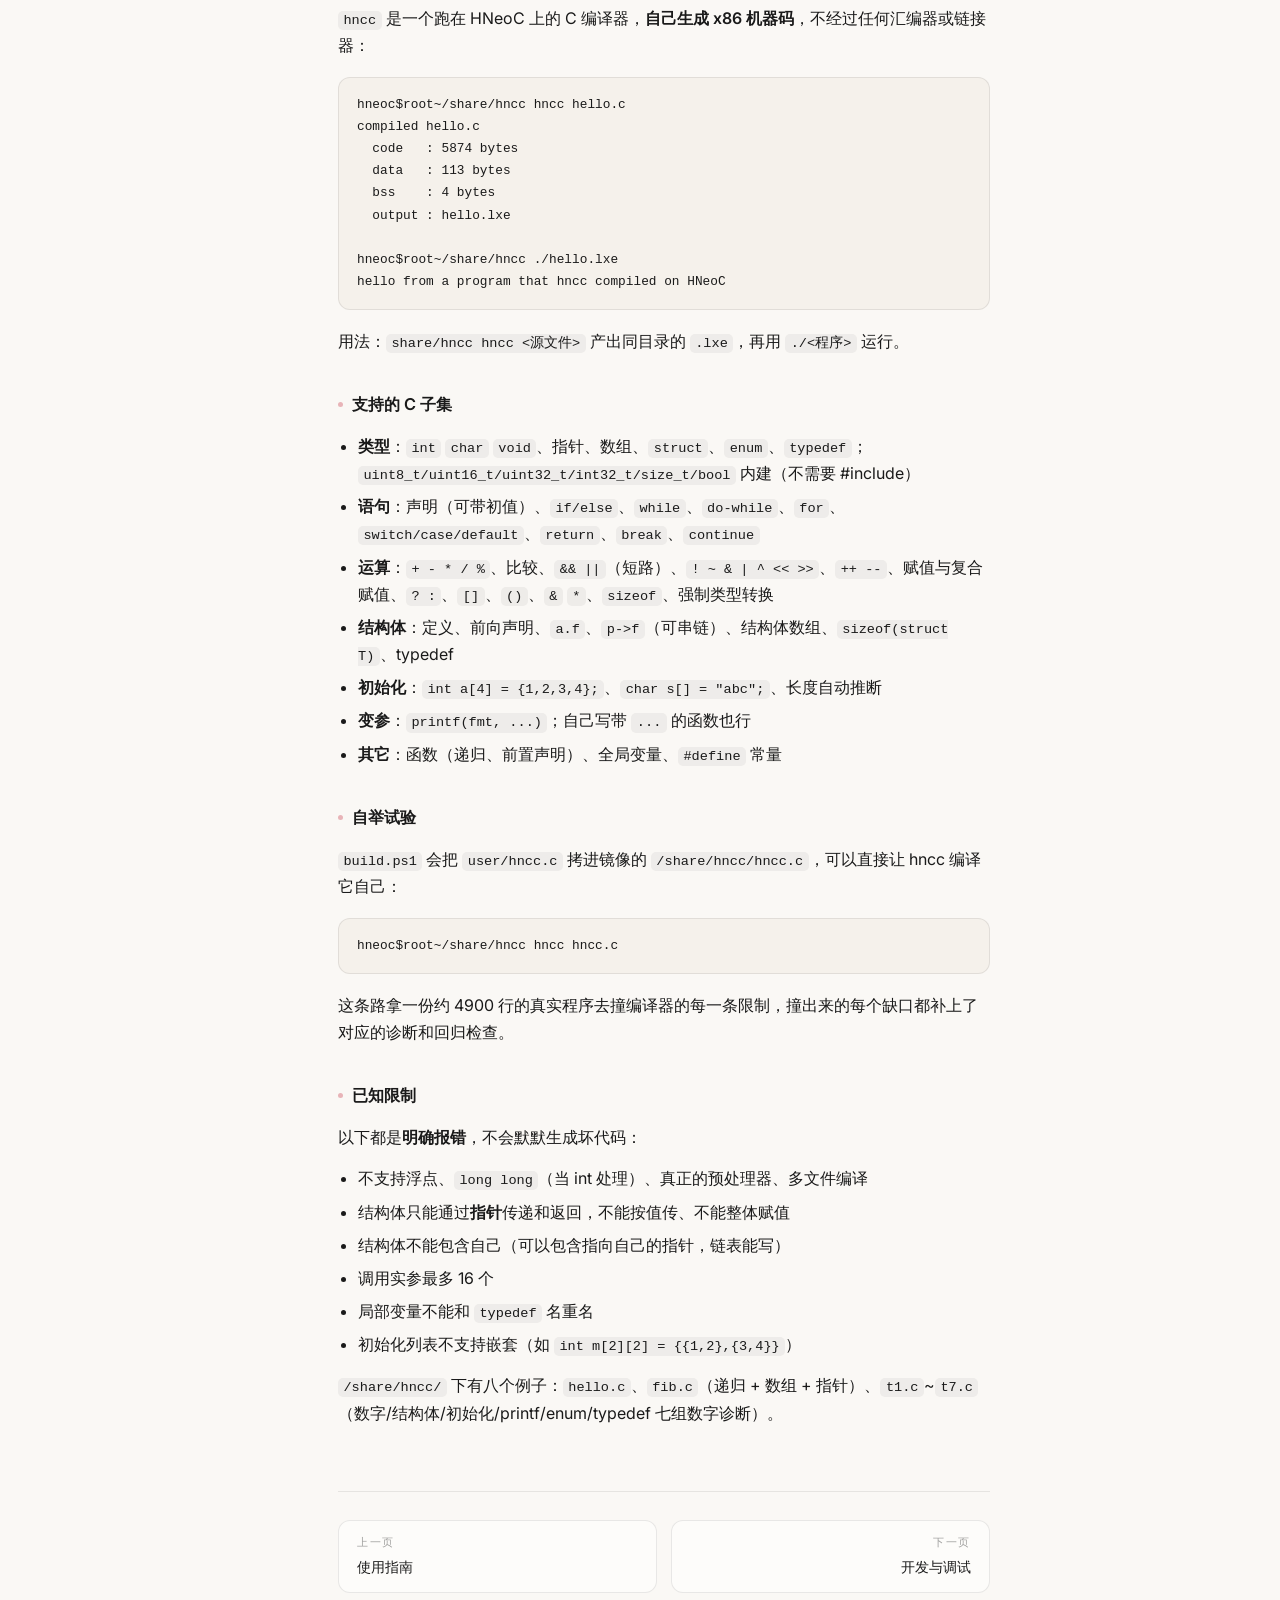
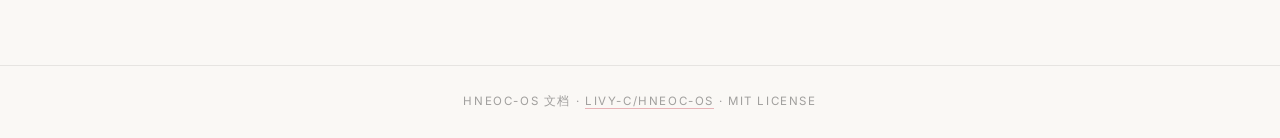
<file: hneoc-os/tools.html>
<!DOCTYPE html>
<html lang="zh-CN">
<head>
  <meta charset="UTF-8">
  <meta name="viewport" content="width=device-width, initial-scale=1.0">
  <title>内置工具 · HNeoC-OS 文档</title>
  <meta name="description" content="hpm 与 hncc 完整用法">
  <link rel="icon" href="data:image/svg+xml,%3Csvg xmlns='http://www.w3.org/2000/svg' viewBox='0 0 100 100'%3E%3Cpath d='M50 8 C75 25 88 55 50 92 C12 55 25 25 50 8 Z' fill='%23E8B4B8'/%3E%3C/svg%3E">
  <link rel="preconnect" href="https://fonts.googleapis.com">
  <link rel="preconnect" href="https://fonts.gstatic.com" crossorigin>
  <link href="https://fonts.googleapis.com/css2?family=Instrument+Serif:ital@0;1&family=Inter:wght@400;500;600&display=swap" rel="stylesheet">
  <link rel="stylesheet" href="assets/doc.css">
</head>
<body>
  <header class="topbar">
    <button class="menu-btn" aria-label="打开目录">☰</button>
    <a class="brand" href="index.html">HNeoC-OS <em>Docs</em></a>
    <span class="version">v0.3.0</span>
    <nav class="topnav">
      <a href="https://github.com/Livy-C/HNeoC-OS" target="_blank" rel="noopener">GitHub</a>
      <a href="../">返回个人主页</a>
    </nav>
  </header>
  <div class="layout">
    <aside class="sidebar">
      <div class="side-group">
        <p class="side-title">开始</p>
        <a class="side-link" href="index.html">文档首页</a>
        <a class="side-link" href="guide.html">使用指南</a>
      </div>
      <div class="side-group">
        <p class="side-title">深入</p>
        <a class="side-link active" href="tools.html">内置工具</a>
        <a class="side-link" href="develop.html">开发与调试</a>
      </div>
      <div class="side-group">
        <p class="side-title">参考</p>
        <a class="side-link" href="faq.html">常见问题</a>
        <a class="side-link" href="projects.html">其他项目</a>
      </div>
      <a class="back-link" href="../">← 返回个人主页</a>
    </aside>
    <main class="content">
      <div class="breadcrumb"><a href="index.html">文档</a> / 深入 / 内置工具</div>
      <article>
        <h1>内置工具</h1>
        <p class="lead">hpm 与 hncc 完整用法</p>
<p class="lead">HNeoC-OS 自带两个"在系统里干活"的工具：hpm 装软件，hncc 编译 C。这一页是它们的完整用法。</p>

<h2 id="hpm">hpm 包管理器</h2>
<p>HNeoC 没有网络，"软件源"就是磁盘上的 <code>/var/hpm/repo</code> 目录。用法照着 apt 来：</p>
<pre><code>hneoc$root~/ hpm avail                  # 仓库里能装的包（i = 已装）
hneoc$root~/ hpm install examples       # 安装，自动先装依赖
hneoc$root~/ hpm list                   # 已装的包
hneoc$root~/ hpm info &lt;包名&gt;            # 详细信息（真的去读一遍包头做对照）
hneoc$root~/ hpm files &lt;包名&gt;           # 这个包装了哪些文件
hneoc$root~/ hpm verify                 # 检查已装文件是不是都还在
hneoc$root~/ hpm remove &lt;包名&gt;          # 卸载：删掉它装出来的每个文件
hneoc$root~/ hpm update                 # 重扫仓库目录、重建索引
hneoc$root~/ hpm search &lt;词&gt;            # 按包名和说明搜</code></pre>
<table>
  <thead><tr><th>子命令</th><th>作用</th></tr></thead>
  <tbody>
    <tr><td><code>hpm</code></td><td>用法 + 仓库/已装概况 + 当前身份</td></tr>
    <tr><td><code>hpm list</code></td><td>已装的包</td></tr>
    <tr><td><code>hpm avail</code></td><td>仓库里能装的包（i 表示已装）</td></tr>
    <tr><td><code>hpm search &lt;词&gt;</code></td><td>按包名和说明搜</td></tr>
    <tr><td><code>hpm info &lt;包名&gt;</code></td><td>详细信息，并且真的去读一遍包头做对照</td></tr>
    <tr><td><code>hpm install &lt;包名&gt;...</code></td><td>安装，<strong>自动先装依赖</strong>（examples 依赖 hello + tools）</td></tr>
    <tr><td><code>hpm remove &lt;包名&gt;</code></td><td>卸载：删掉它装出来的每个文件，并更新数据库</td></tr>
    <tr><td><code>hpm files &lt;包名&gt;</code></td><td>这个包装了哪些文件</td></tr>
    <tr><td><code>hpm verify</code></td><td>检查已装文件是不是都还在</td></tr>
    <tr><td><code>hpm update</code></td><td>重扫仓库目录、重建索引（相当于 apt update，只是源在本地）</td></tr>
  </tbody>
</table>
<p>镜像内置四个包：<code>docs</code>（hpm 与 HNeoFS 磁盘布局的文本说明）、<code>examples</code>（hncc 示例源码）、<code>hello</code>（hpm 演示程序）、<code>tools</code>（<code>calc</code> 整数计算器）。</p>
<pre><code>hneoc$root~/ hpm install examples
hneoc$root~/ hi                        # 装完就能跑</code></pre>
<div class="callout">
  <p>💡 安装要靠包头里的权限位恢复执行位——新建的文件默认 <code>0644</code> 没有执行位，非 root 用户就跑不起来。</p>
</div>

<h2 id="hncc">hncc：在系统里编译 C</h2>
<p><code>hncc</code> 是一个跑在 HNeoC 上的 C 编译器，<strong>自己生成 x86 机器码</strong>，不经过任何汇编器或链接器：</p>
<pre><code>hneoc$root~/share/hncc hncc hello.c
compiled hello.c
  code   : 5874 bytes
  data   : 113 bytes
  bss    : 4 bytes
  output : hello.lxe

hneoc$root~/share/hncc ./hello.lxe
hello from a program that hncc compiled on HNeoC</code></pre>
<p>用法：<code>share/hncc hncc &lt;源文件&gt;</code> 产出同目录的 <code>.lxe</code>，再用 <code>./&lt;程序&gt;</code> 运行。</p>

<h3 id="hncc-subset">支持的 C 子集</h3>
<ul>
  <li><strong>类型</strong>：<code>int</code> <code>char</code> <code>void</code>、指针、数组、<code>struct</code>、<code>enum</code>、<code>typedef</code>；<code>uint8_t/uint16_t/uint32_t/int32_t/size_t/bool</code> 内建（不需要 #include）</li>
  <li><strong>语句</strong>：声明（可带初值）、<code>if/else</code>、<code>while</code>、<code>do-while</code>、<code>for</code>、<code>switch/case/default</code>、<code>return</code>、<code>break</code>、<code>continue</code></li>
  <li><strong>运算</strong>：<code>+ - * / %</code>、比较、<code>&amp;&amp; ||</code>（短路）、<code>! ~ &amp; | ^ &lt;&lt; &gt;&gt;</code>、<code>++ --</code>、赋值与复合赋值、<code>? :</code>、<code>[]</code>、<code>()</code>、<code>&amp;</code> <code>*</code>、<code>sizeof</code>、强制类型转换</li>
  <li><strong>结构体</strong>：定义、前向声明、<code>a.f</code>、<code>p-&gt;f</code>（可串链）、结构体数组、<code>sizeof(struct T)</code>、typedef</li>
  <li><strong>初始化</strong>：<code>int a[4] = {1,2,3,4};</code>、<code>char s[] = "abc";</code>、长度自动推断</li>
  <li><strong>变参</strong>：<code>printf(fmt, ...)</code>；自己写带 <code>...</code> 的函数也行</li>
  <li><strong>其它</strong>：函数（递归、前置声明）、全局变量、<code>#define</code> 常量</li>
</ul>

<h3 id="hncc-selfhost">自举试验</h3>
<p><code>build.ps1</code> 会把 <code>user/hncc.c</code> 拷进镜像的 <code>/share/hncc/hncc.c</code>，可以直接让 hncc 编译它自己：</p>
<pre><code>hneoc$root~/share/hncc hncc hncc.c</code></pre>
<p>这条路拿一份约 4900 行的真实程序去撞编译器的每一条限制，撞出来的每个缺口都补上了对应的诊断和回归检查。</p>

<h3 id="hncc-limits">已知限制</h3>
<p>以下都是<strong>明确报错</strong>，不会默默生成坏代码：</p>
<ul>
  <li>不支持浮点、<code>long long</code>（当 int 处理）、真正的预处理器、多文件编译</li>
  <li>结构体只能通过<strong>指针</strong>传递和返回，不能按值传、不能整体赋值</li>
  <li>结构体不能包含自己（可以包含指向自己的指针，链表能写）</li>
  <li>调用实参最多 16 个</li>
  <li>局部变量不能和 <code>typedef</code> 名重名</li>
  <li>初始化列表不支持嵌套（如 <code>int m[2][2] = {{1,2},{3,4}}</code>）</li>
</ul>
<p><code>/share/hncc/</code> 下有八个例子：<code>hello.c</code>、<code>fib.c</code>（递归 + 数组 + 指针）、<code>t1.c</code>~<code>t7.c</code>（数字/结构体/初始化/printf/enum/typedef 七组数字诊断）。</p>
      </article>
      <nav class="pager"><a class="prev" href="guide.html"><small>上一页</small>使用指南</a><a class="next" href="develop.html"><small>下一页</small>开发与调试</a></nav>
    </main>
    <aside class="toc">
      <p class="toc-title">本页目录</p>
      <nav id="toc"></nav>
    </aside>
  </div>
  <footer class="site-footer">
    <p>HNeoC-OS 文档 · <a href="https://github.com/Livy-C/HNeoC-OS" target="_blank" rel="noopener">Livy-C/HNeoC-OS</a> · MIT License</p>
  </footer>
  <script src="assets/doc.js"></script>
</body>
</html>
</file>
<file: hneoc-os/assets/doc.css>
/* ============ HNeoC-OS 文档站样式（与个人主页同一设计系统） ============ */
:root {
  --color-bg: #FAF8F5;
  --color-surface: #FDFCFA;
  --color-code-bg: #F5F1EB;
  --color-text: #1A1A1A;
  --color-text-soft: rgba(26, 26, 26, 0.55);
  --color-text-faint: rgba(26, 26, 26, 0.40);
  --color-sakura: #E8B4B8;
  --color-sakura-soft: rgba(232, 180, 184, 0.14);
  --color-hairline: rgba(26, 26, 26, 0.09);
  --font-serif: "Instrument Serif", "Songti SC", "Noto Serif SC", Georgia, serif;
  --font-sans: "Inter", "PingFang SC", "Microsoft YaHei", -apple-system, BlinkMacSystemFont, "Segoe UI", sans-serif;
  --font-mono: "Cascadia Code", "JetBrains Mono", Consolas, "Courier New", monospace;
  --ease-out: cubic-bezier(0.16, 1, 0.3, 1);
  --topbar-h: 56px;
}
*, *::before, *::after { box-sizing: border-box; margin: 0; padding: 0; }
html { scroll-behavior: smooth; -webkit-text-size-adjust: 100%; }
body {
  background: var(--color-bg);
  color: var(--color-text);
  font-family: var(--font-sans);
  line-height: 1.7;
  -webkit-font-smoothing: antialiased;
}
::selection { background: rgba(232, 180, 184, 0.35); }
a { color: inherit; }

/* ---------- 顶部栏：玻璃拟物化 ---------- */
.topbar {
  position: fixed; top: 0; left: 0; right: 0; z-index: 100;
  height: var(--topbar-h);
  display: flex; align-items: center; gap: 14px; padding: 0 20px;
  background: rgba(250, 248, 245, 0.75);
  -webkit-backdrop-filter: blur(20px);
  backdrop-filter: blur(20px);
  border-bottom: 1px solid var(--color-hairline);
}
.brand {
  font-family: var(--font-serif); font-size: 1.15rem;
  display: inline-flex; align-items: center; gap: 9px; text-decoration: none;
}
.brand::before {
  content: ""; width: 8px; height: 8px; border-radius: 50%;
  background: var(--color-sakura); flex: none;
}
.brand em {
  font-style: normal; font-family: var(--font-sans); font-size: 0.68rem;
  text-transform: uppercase; letter-spacing: 0.18em; color: var(--color-text-faint);
}
.version {
  font-size: 0.68rem; padding: 2px 9px; border-radius: 999px;
  border: 1px solid var(--color-hairline); color: var(--color-text-soft);
}
.topnav { margin-left: auto; display: flex; gap: 22px; font-size: 0.8rem; }
.topnav a { color: var(--color-text-soft); text-decoration: none; transition: color 0.3s var(--ease-out); }
.topnav a:hover { color: var(--color-text); }
.menu-btn {
  display: none; background: none; border: 1px solid var(--color-hairline);
  border-radius: 8px; width: 34px; height: 34px; font-size: 1rem; cursor: pointer;
  color: var(--color-text);
}

/* ---------- 三栏布局 ---------- */
.layout {
  max-width: 1180px; margin: 0 auto;
  padding: calc(var(--topbar-h) + 44px) 24px 72px;
  display: grid; grid-template-columns: 216px minmax(0, 1fr) 168px;
  gap: 48px; align-items: start;
}

/* ---------- 左侧边栏 ---------- */
.sidebar { position: sticky; top: calc(var(--topbar-h) + 44px); }
.side-group { margin-bottom: 26px; }
.side-title {
  font-size: 0.66rem; font-weight: 600; text-transform: uppercase;
  letter-spacing: 0.18em; color: var(--color-text-faint); margin-bottom: 10px;
}
.side-link {
  display: block; padding: 6px 12px; border-radius: 8px;
  font-size: 0.875rem; color: var(--color-text-soft); text-decoration: none;
  border-left: 2px solid transparent;
  transition: background 0.3s var(--ease-out), color 0.3s var(--ease-out);
}
.side-link:hover { color: var(--color-text); background: rgba(26, 26, 26, 0.04); }
.side-link.active {
  color: var(--color-text); background: var(--color-sakura-soft);
  border-left-color: var(--color-sakura); font-weight: 500;
}
.back-link {
  display: inline-block; margin-top: 10px; font-size: 0.78rem;
  color: var(--color-text-faint); text-decoration: none;
}
.back-link:hover { color: var(--color-text); }

/* ---------- 内容区 ---------- */
.content { min-width: 0; }
.breadcrumb {
  font-size: 0.7rem; text-transform: uppercase; letter-spacing: 0.16em;
  color: var(--color-text-faint); margin-bottom: 14px;
}
.breadcrumb a { text-decoration: none; }
.breadcrumb a:hover { color: var(--color-text); }
article h1 {
  font-family: var(--font-serif); font-weight: 400;
  font-size: clamp(1.9rem, 4vw, 2.4rem); letter-spacing: -0.02em;
  line-height: 1.15; margin-bottom: 10px;
}
.lead { font-size: 1.05rem; color: var(--color-text-soft); margin-bottom: 8px; }
article h2 {
  font-family: var(--font-serif); font-weight: 400; font-size: 1.5rem;
  letter-spacing: -0.01em; margin: 56px 0 18px; padding-top: 26px;
  border-top: 1px solid var(--color-hairline);
  scroll-margin-top: calc(var(--topbar-h) + 20px);
}
article h3 {
  font-size: 1.02rem; font-weight: 600; margin: 36px 0 12px;
  scroll-margin-top: calc(var(--topbar-h) + 20px);
}
article h3::before {
  content: ""; display: inline-block; width: 5px; height: 5px;
  border-radius: 50%; background: var(--color-sakura);
  margin-right: 9px; vertical-align: 3px;
}
article p { margin: 14px 0; }
article ul, article ol { margin: 14px 0 14px 1.25em; }
article li { margin: 6px 0; }
article ul.feature-list li::marker { color: var(--color-sakura); }
article a { text-decoration: none; border-bottom: 1px solid var(--color-sakura); }
article a:hover { border-bottom-color: var(--color-text); }
article strong { font-weight: 600; }

code {
  font-family: var(--font-mono); font-size: 0.85em;
  background: rgba(26, 26, 26, 0.05); padding: 0.15em 0.4em; border-radius: 5px;
}
pre {
  background: var(--color-code-bg); border: 1px solid var(--color-hairline);
  border-radius: 12px; padding: 16px 18px; overflow-x: auto; margin: 18px 0;
}
pre code { background: none; padding: 0; font-size: 0.8rem; line-height: 1.65; }

table { width: 100%; border-collapse: collapse; margin: 18px 0; font-size: 0.86rem; }
th {
  text-align: left; font-weight: 600; font-size: 0.68rem;
  text-transform: uppercase; letter-spacing: 0.1em; color: var(--color-text-faint);
  padding: 8px 12px; border-bottom: 1px solid var(--color-hairline);
}
td { padding: 9px 12px; border-bottom: 1px solid var(--color-hairline); vertical-align: top; }
tr:last-child td { border-bottom: none; }
td:first-child { white-space: nowrap; }
td:first-child code { white-space: nowrap; }

.callout {
  border: 1px solid var(--color-hairline); border-left: 3px solid var(--color-sakura);
  background: var(--color-surface); border-radius: 10px;
  padding: 13px 16px; margin: 18px 0; font-size: 0.88rem;
}
.callout.warn { border-left-color: rgba(26, 26, 26, 0.35); }
.callout p { margin: 4px 0; }

.card-grid {
  display: grid; grid-template-columns: repeat(auto-fit, minmax(215px, 1fr));
  gap: 14px; margin: 20px 0;
}
.doc-card {
  display: block; border: 1px solid var(--color-hairline); border-radius: 12px;
  padding: 18px; background: var(--color-surface); text-decoration: none;
  box-shadow: 0 1px 2px rgba(26, 26, 26, 0.04), 0 8px 20px rgba(26, 26, 26, 0.05);
  transition: transform 0.4s var(--ease-out), box-shadow 0.4s var(--ease-out);
}
.doc-card:hover {
  transform: translateY(-3px);
  box-shadow: 0 2px 4px rgba(26, 26, 26, 0.05), 0 16px 40px rgba(232, 180, 184, 0.25);
}
.doc-card strong {
  display: block; font-family: var(--font-serif); font-size: 1.08rem;
  font-weight: 400; margin-bottom: 6px;
}
.doc-card span { font-size: 0.8rem; color: var(--color-text-soft); }

/* ---------- 上一页 / 下一页 ---------- */
.pager {
  display: flex; gap: 14px; justify-content: space-between;
  margin-top: 64px; padding-top: 28px; border-top: 1px solid var(--color-hairline);
}
.pager a {
  flex: 1; border: 1px solid var(--color-hairline); border-radius: 12px;
  padding: 13px 18px; font-size: 0.86rem; background: var(--color-surface);
  text-decoration: none;
  transition: transform 0.4s var(--ease-out), box-shadow 0.4s var(--ease-out);
}
.pager a:hover { transform: translateY(-2px); box-shadow: 0 10px 28px rgba(232, 180, 184, 0.22); }
.pager a.next { text-align: right; }
.pager small {
  display: block; font-size: 0.66rem; text-transform: uppercase;
  letter-spacing: 0.16em; color: var(--color-text-faint); margin-bottom: 4px;
}

/* ---------- 右侧本页目录 ---------- */
.toc {
  position: sticky; top: calc(var(--topbar-h) + 44px);
  font-size: 0.76rem; max-height: calc(100vh - var(--topbar-h) - 90px); overflow-y: auto;
}
.toc-title {
  font-size: 0.66rem; font-weight: 600; text-transform: uppercase;
  letter-spacing: 0.18em; color: var(--color-text-faint); margin-bottom: 12px;
}
.toc a {
  display: block; padding: 4px 0 4px 12px; color: var(--color-text-faint);
  text-decoration: none; border-left: 2px solid var(--color-hairline);
  transition: color 0.3s var(--ease-out), border-color 0.3s var(--ease-out);
}
.toc a:hover { color: var(--color-text); }
.toc a.active { color: var(--color-text); border-left-color: var(--color-sakura); }
.toc a.lvl3 { padding-left: 24px; }

.site-footer {
  border-top: 1px solid var(--color-hairline);
  padding: 26px 24px; text-align: center;
  font-size: 0.72rem; text-transform: uppercase; letter-spacing: 0.14em;
  color: var(--color-text-faint);
}
.site-footer a { text-decoration: none; border-bottom: 1px solid var(--color-sakura); }

/* ---------- 响应式 ---------- */
@media (max-width: 1080px) {
  .layout { grid-template-columns: 216px minmax(0, 1fr); }
  .toc { display: none; }
}
@media (max-width: 860px) {
  .layout { grid-template-columns: minmax(0, 1fr); padding-top: calc(var(--topbar-h) + 26px); }
  .menu-btn { display: block; }
  .topnav { gap: 14px; font-size: 0.74rem; }
  .sidebar {
    position: fixed; top: var(--topbar-h); left: 0; bottom: 0; width: 258px;
    background: var(--color-bg); border-right: 1px solid var(--color-hairline);
    padding: 24px; transform: translateX(-100%);
    transition: transform 0.3s var(--ease-out); z-index: 90; overflow-y: auto;
  }
  .sidebar.open { transform: none; }
}
@media (prefers-reduced-motion: reduce) {
  html { scroll-behavior: auto; }
  * { transition: none !important; }
}
</file>
